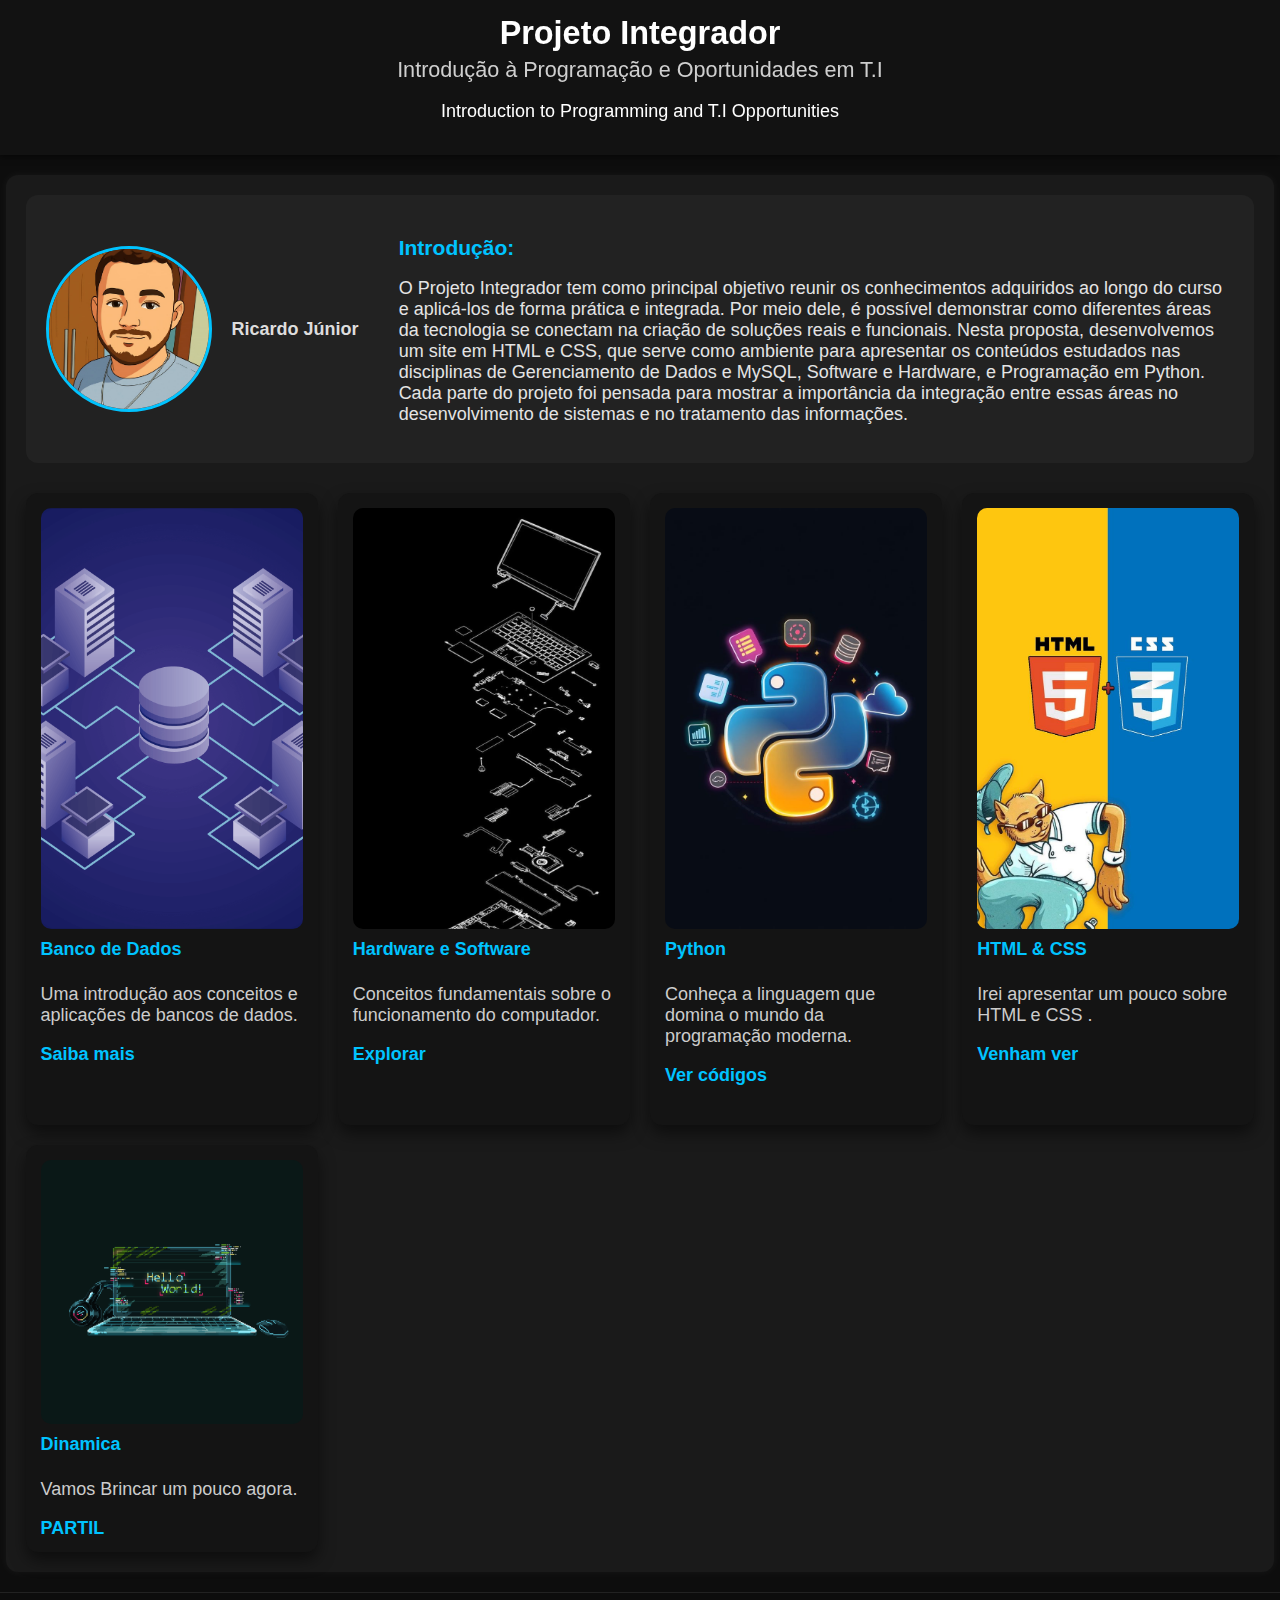
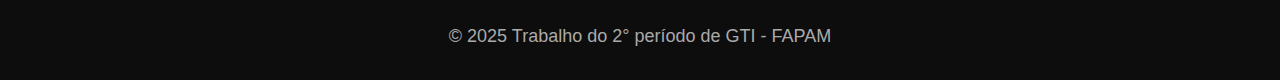
<file: index.html>
<!DOCTYPE html>
<html lang="pt-br">
<head>
  <meta charset="UTF-8" />
  <meta name="viewport" content="width=device-width, initial-scale=1.0"> <!-- Responsividade -->
  <title>Projeto Integrador</title>
  <link rel="stylesheet" href="styles.css"/>
</head>
<body>
  <!-- MENU FIXO -->
  <header class="menu">
    <h1>Projeto Integrador</h1>
    <h2>Introdução à Programação e Oportunidades em T.I</h2>
    <p>Introduction to Programming and T.I Opportunities</p>
  </header>

  <main class="container">
    <!-- REPRESENTANTES -->
    <section class="destaque">
      <div class="representante">
          <img src="ricardo.jpeg" alt="Ricardo">
          <p>Ricardo Júnior</p>
        </div>

          <!-- Parte da introdução -->
        <div class="texto-destaque">
          <h3>Introdução: </h3>

          <p>O Projeto Integrador tem como principal objetivo reunir os conhecimentos 
            adquiridos ao longo do curso e aplicá-los de forma prática e integrada. Por meio dele, é possível demonstrar como 
            diferentes áreas da tecnologia se conectam na criação de soluções reais e funcionais.
            Nesta proposta, desenvolvemos um site em HTML e CSS, que serve como ambiente
            para apresentar os conteúdos estudados nas disciplinas de Gerenciamento de Dados e MySQL, Software e Hardware, e Programação em Python.
            Cada parte do projeto foi pensada para mostrar a importância da integração entre essas áreas
            no desenvolvimento de sistemas e no tratamento das informações.
          </p>
        </div>
    </section>


    <!-- Banco de dados -->
    <section class="Banco_de_dados">
      <article class="card">
        <img src="banco-de-dados.png" alt="Banco de Dados">
        <h4>Banco de Dados</h4>
        <p>Uma introdução aos conceitos e aplicações de bancos de dados.</p>
        <a href="Banco de Dados.html">Saiba mais</a>
      </article>

    <!-- Hardware e Software -->
      <article class="card">
        <img src="hadware.jpg" alt="Hardware e Software">
        <h4>Hardware e Software</h4>
        <p>Conceitos fundamentais sobre o funcionamento do computador.</p>
        <a href="Hardware_Software.html">Explorar</a>
      </article>
    <!-- Python -->
      <article class="card">
        <img src="python.jpg" alt="Linguagem Python">
        <h4>Python</h4>
        <p>Conheça a linguagem que domina o mundo da programação moderna.</p>
        <a href="Pyhton.html">Ver códigos</a>
      </article>

    <!-- HTML e CSS  -->
      <article class="card">
        <img src="html + css.jpg" alt="HTML E CSS ">
        <h4>HTML & CSS </h4>
        <p>Irei apresentar um pouco sobre HTML e CSS .</p>
        <a href="html e css.html">Venham ver </a>
      </article>

    <!-- Dinamica -->
      <article class="card">
        <img src="dinamica.gif" alt="Dinamica">
        <h4>Dinamica</h4>
        <p>Vamos Brincar um pouco agora.</p>
        <a href="dinamica.html">PARTIL</a>
      </article>

    </section>

  </main>

  <footer>
    <p>© 2025 Trabalho do 2° período de GTI - FAPAM</p>
  </footer>
</file>
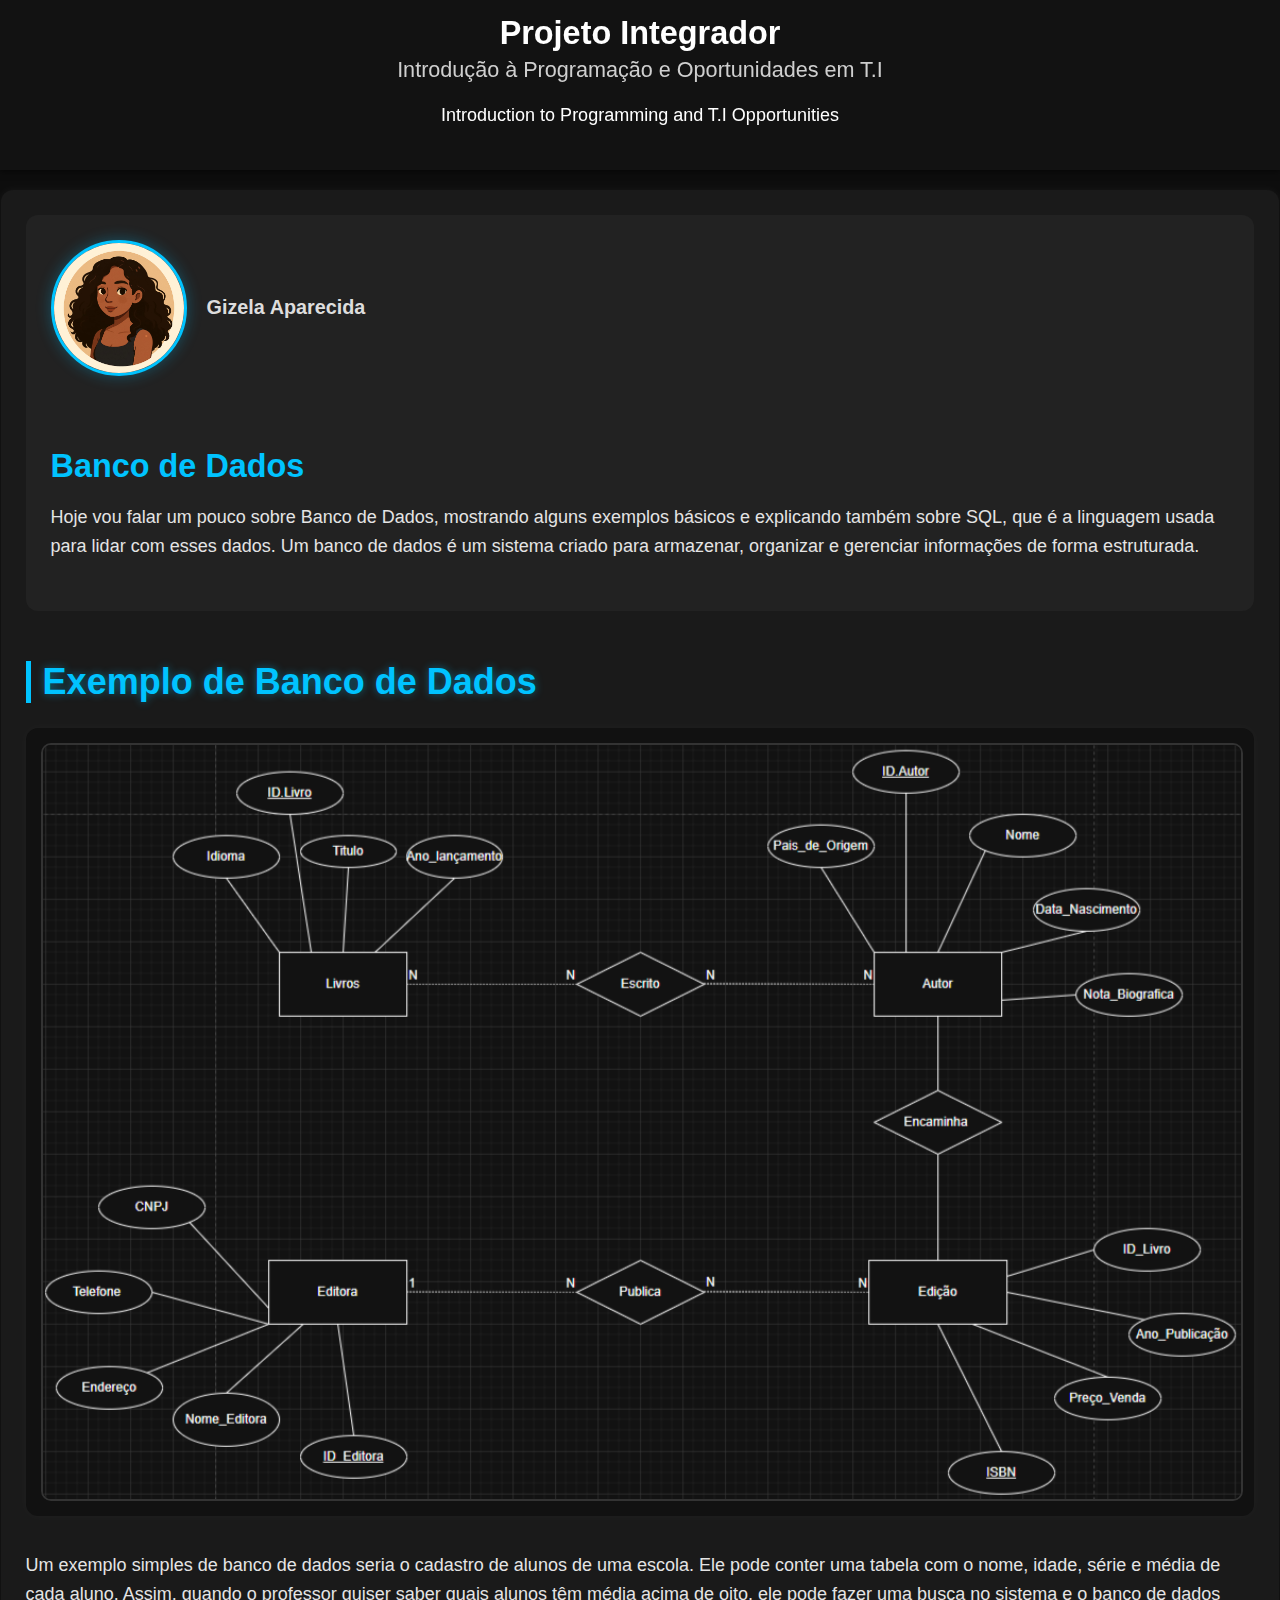
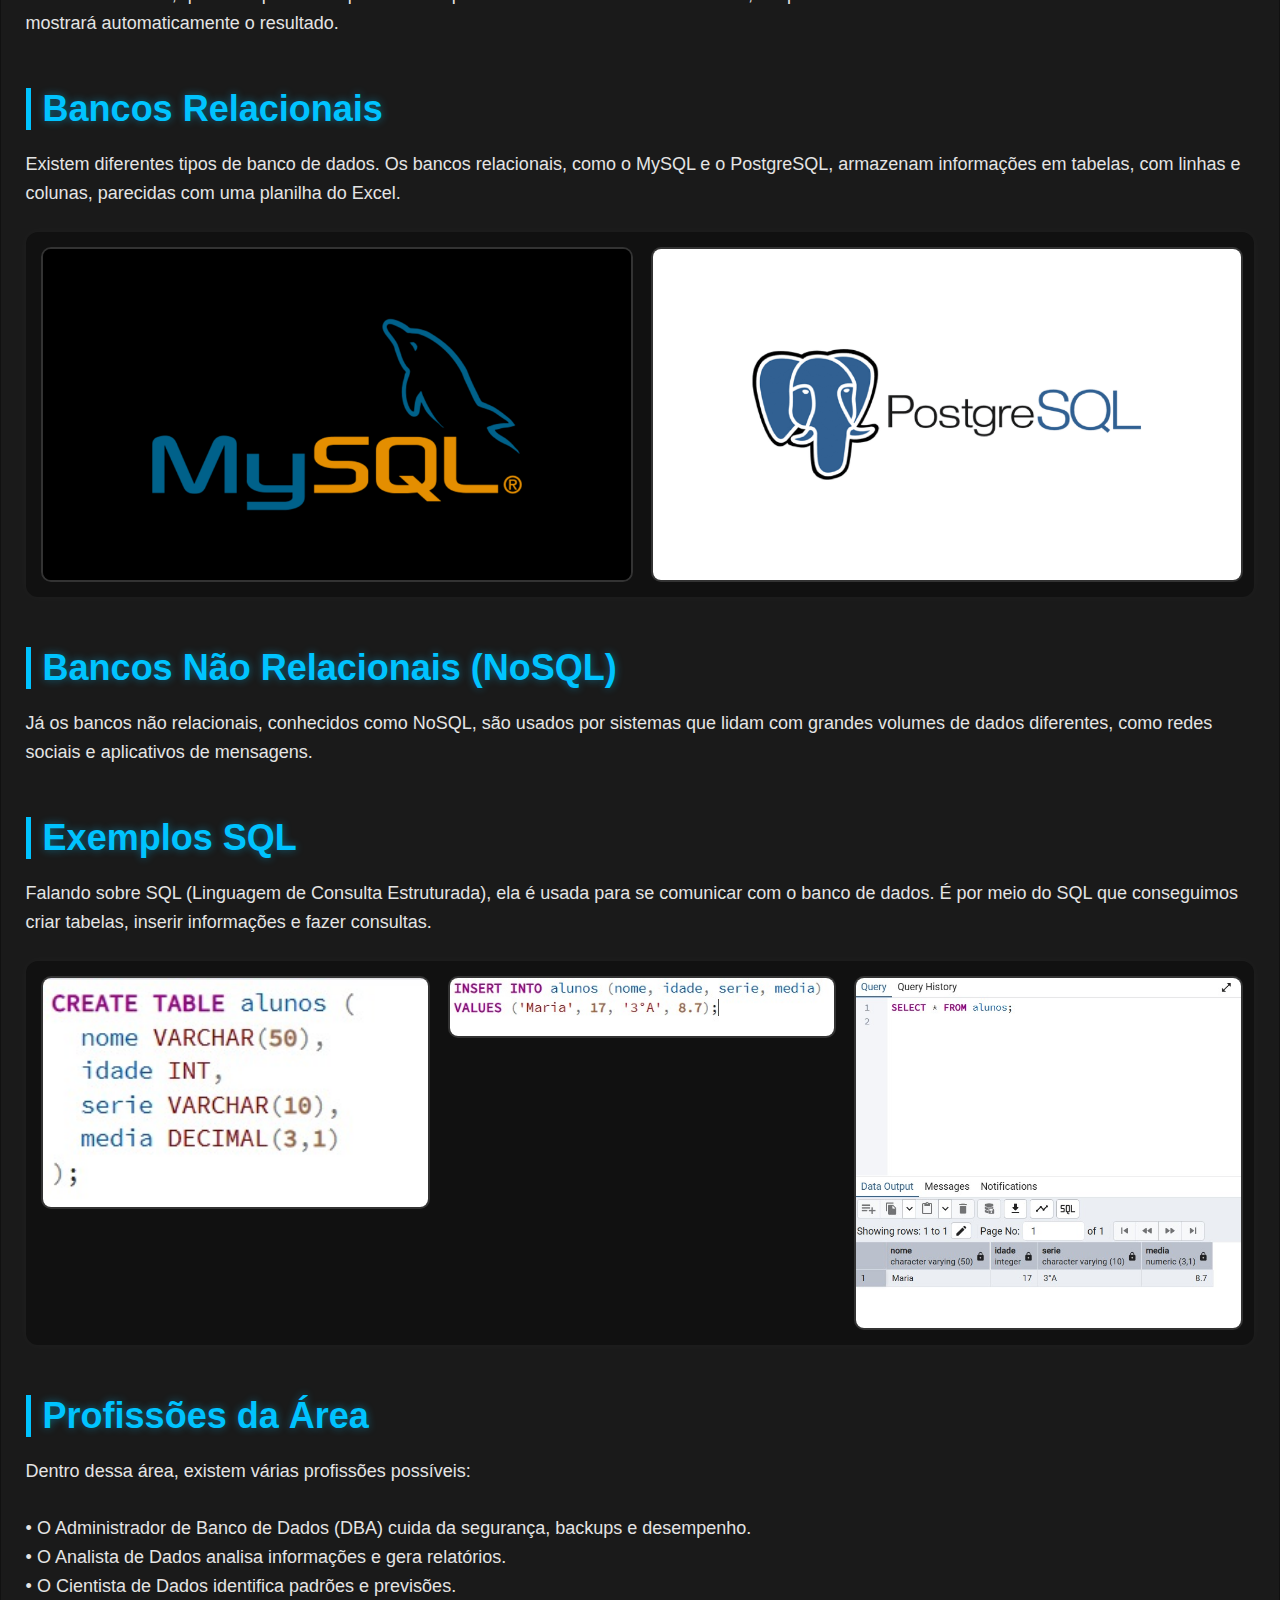
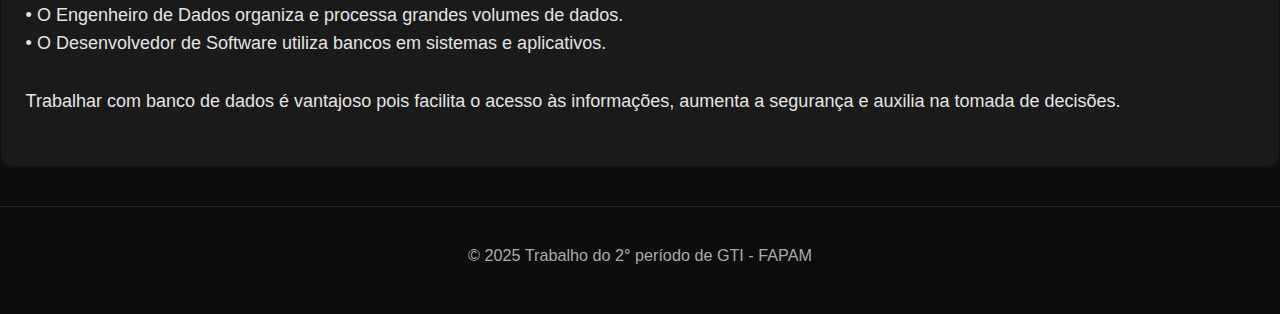
<file: Banco de Dados.html>
<!DOCTYPE html>
<html lang="pt-br">
<head>
  <meta charset="UTF-8" />
  <meta name="viewport" content="width=device-width, initial-scale=1.0">
  <title>Projeto Integrador</title>
  <link rel="stylesheet" href="styles_banco.css"/>
</head>

<body>

  <!-- MENU FIXO -->
  <header class="menu">
    <h1>Projeto Integrador</h1>
    <h2>Introdução à Programação e Oportunidades em T.I</h2>
    <p>Introduction to Programming and T.I Opportunities</p>
  </header>

  <main class="container">

    <!-- REPRESENTANTE + INTRODUÇÃO -->
    <section class="destaque">

      <div class="representante">
        <img src="gisele.jpeg" alt="Gizela">
        <p>Gizela Aparecida</p>
      </div>

      <div class="texto-destaque">
        <h3>Banco de Dados</h3>
        <p>
          Hoje vou falar um pouco sobre Banco de Dados, mostrando alguns exemplos básicos e
          explicando também sobre SQL, que é a linguagem usada para lidar com esses dados. Um
          banco de dados é um sistema criado para armazenar, organizar e gerenciar informações de
          forma estruturada.
        </p>
      </div>

    </section>

    <!-- ============================
          SEÇÃO 1 – GALERIA (1 imagem)
    ==============================-->

    <h2 class="titulo-secao">Exemplo de Banco de Dados</h2>

    <section class="galeria">
      <img src="representação.png" alt="Representação de banco de dados">
    </section>

    <p>
      Um exemplo simples de banco de dados seria o cadastro de alunos de uma escola. Ele pode
      conter uma tabela com o nome, idade, série e média de cada aluno. Assim, quando o
      professor quiser saber quais alunos têm média acima de oito, ele pode fazer uma busca no
      sistema e o banco de dados mostrará automaticamente o resultado.
    </p>

    <!-- ============================
         SEÇÃO 2 – GALERIA (2 imagens)
    ==============================-->

    <h2 class="titulo-secao">Bancos Relacionais</h2>

    <p>
      Existem diferentes tipos de banco de dados. Os bancos relacionais, como o MySQL e o
      PostgreSQL, armazenam informações em tabelas, com linhas e colunas, parecidas com uma
      planilha do Excel.
    </p>

    <section class="galeria">
      <img src="MySQL.png" alt="Interface MySQL">
      <img src="postgres-logo.png" alt="Interface PostgreSQL">
    </section>

    <!-- ============================
        SEÇÃO 3 – GALERIA (1 imagem)
    ==============================-->

    <h2 class="titulo-secao">Bancos Não Relacionais (NoSQL)</h2>

    <p>
      Já os bancos não relacionais, conhecidos como NoSQL, são usados por sistemas que lidam
      com grandes volumes de dados diferentes, como redes sociais e aplicativos de mensagens.
    </p>
    <!-- ============================
        SEÇÃO 4 – GALERIA (3 imagens)
    ==============================-->

    <h2 class="titulo-secao">Exemplos SQL</h2>

    <p>
      Falando sobre SQL (Linguagem de Consulta Estruturada), ela é usada para se comunicar com
      o banco de dados. É por meio do SQL que conseguimos criar tabelas, inserir informações e
      fazer consultas.
    </p>

    <section class="galeria">
      <img src="creat table.jpeg" alt="CREATE TABLE exemplo">
      <img src="insert into  inserindo informações.jpeg" alt="INSERT INTO exemplo">
      <img src="selec consulta.jpeg" alt="SELECT exemplo">
    </section>

    <!-- ============================
             PROFISSÕES
    ==============================-->

    <h2 class="titulo-secao">Profissões da Área</h2>

    <p>
      Dentro dessa área, existem várias profissões possíveis:
      <br><br>
      • O Administrador de Banco de Dados (DBA) cuida da segurança, backups e desempenho.<br>
      • O Analista de Dados analisa informações e gera relatórios.<br>
      • O Cientista de Dados identifica padrões e previsões.<br>
      • O Engenheiro de Dados organiza e processa grandes volumes de dados.<br>
      • O Desenvolvedor de Software utiliza bancos em sistemas e aplicativos.
      <br><br>
      Trabalhar com banco de dados é vantajoso pois facilita o acesso às informações, aumenta a
      segurança e auxilia na tomada de decisões.
    </p>

  </main>

  <footer>
    <p>© 2025 Trabalho do 2° período de GTI - FAPAM</p>
  </footer>

</body>
</html>
</file>
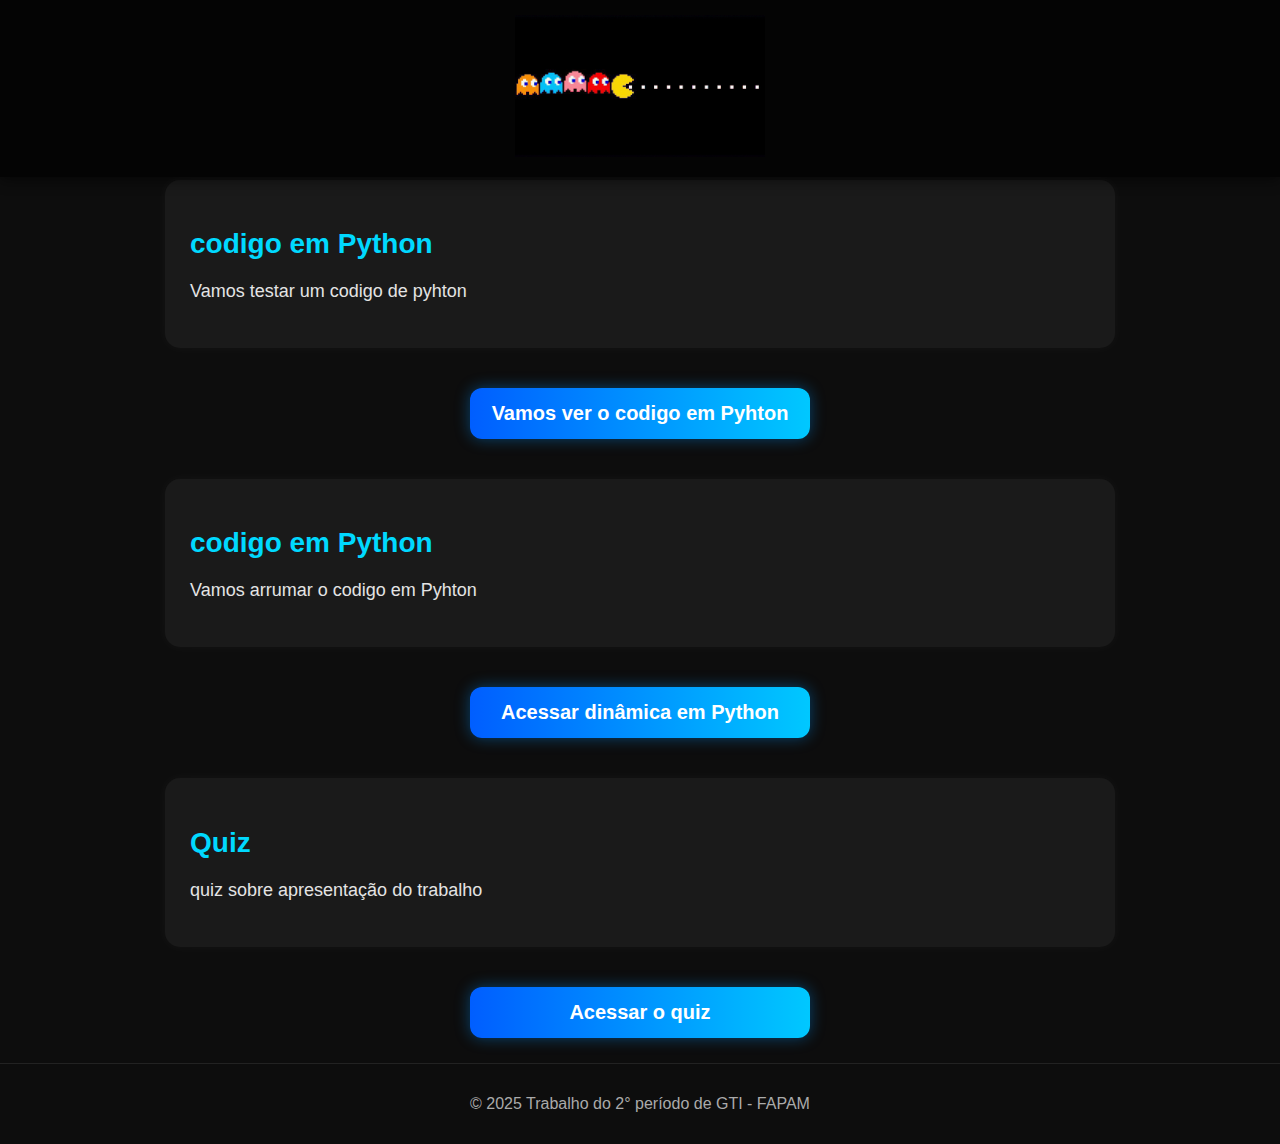
<file: dinamica.html>
<!DOCTYPE html>
<html lang="pt-br">
<head>
  <meta charset="UTF-8" />
  <meta name="viewport" content="width=device-width, initial-scale=1.0"> <!-- Responsividade -->
  <title>Projeto Integrador</title>
  <link rel="stylesheet" href="styles_dinamica.css"/>
</head>
<body>
  <!-- MENU FIXO -->
  <header class="menu">
    <img src="pac man.gif" alt=" inicio da pagina">
  </header>

  <!-- NOVO CONTAINER ADICIONADO AQUI -->
<div class="container-extra">
    <h2>codigo em Python </h2>
    <p>Vamos testar um codigo de pyhton </p>
</div>
<a href="https://github.com/francigomes/C-digosprojeto-" target="_blank" class="btn-python">
  Vamos  ver o codigo em Pyhton
</a>
<div class="container-extra">
    <h2>codigo em Python </h2>
    <p>Vamos arrumar o codigo em Pyhton </p>
</div>
<a href="https://github.com/francigomes/C-digosprojeto-" target="_blank" class="btn-python">
  Acessar dinâmica em Python
</a>
<div class="container-extra">
    <h2>Quiz  </h2>
    <p>quiz sobre apresentação do trabalho </p>
</div>
<a href="https://quiztech-bph8jbpt.manus.space" target="_blank" class="btn-python">
  Acessar o quiz
</a>

<script>
  window.addEventListener("scroll", function () {
    if (window.scrollY > 20) {
      document.body.classList.add("scrolled");
    } else {
      document.body.classList.remove("scrolled");
    }
  });
</script>
</body>

  <footer>
    <p>© 2025 Trabalho do 2° período de GTI - FAPAM</p>
  </footer>
</file>
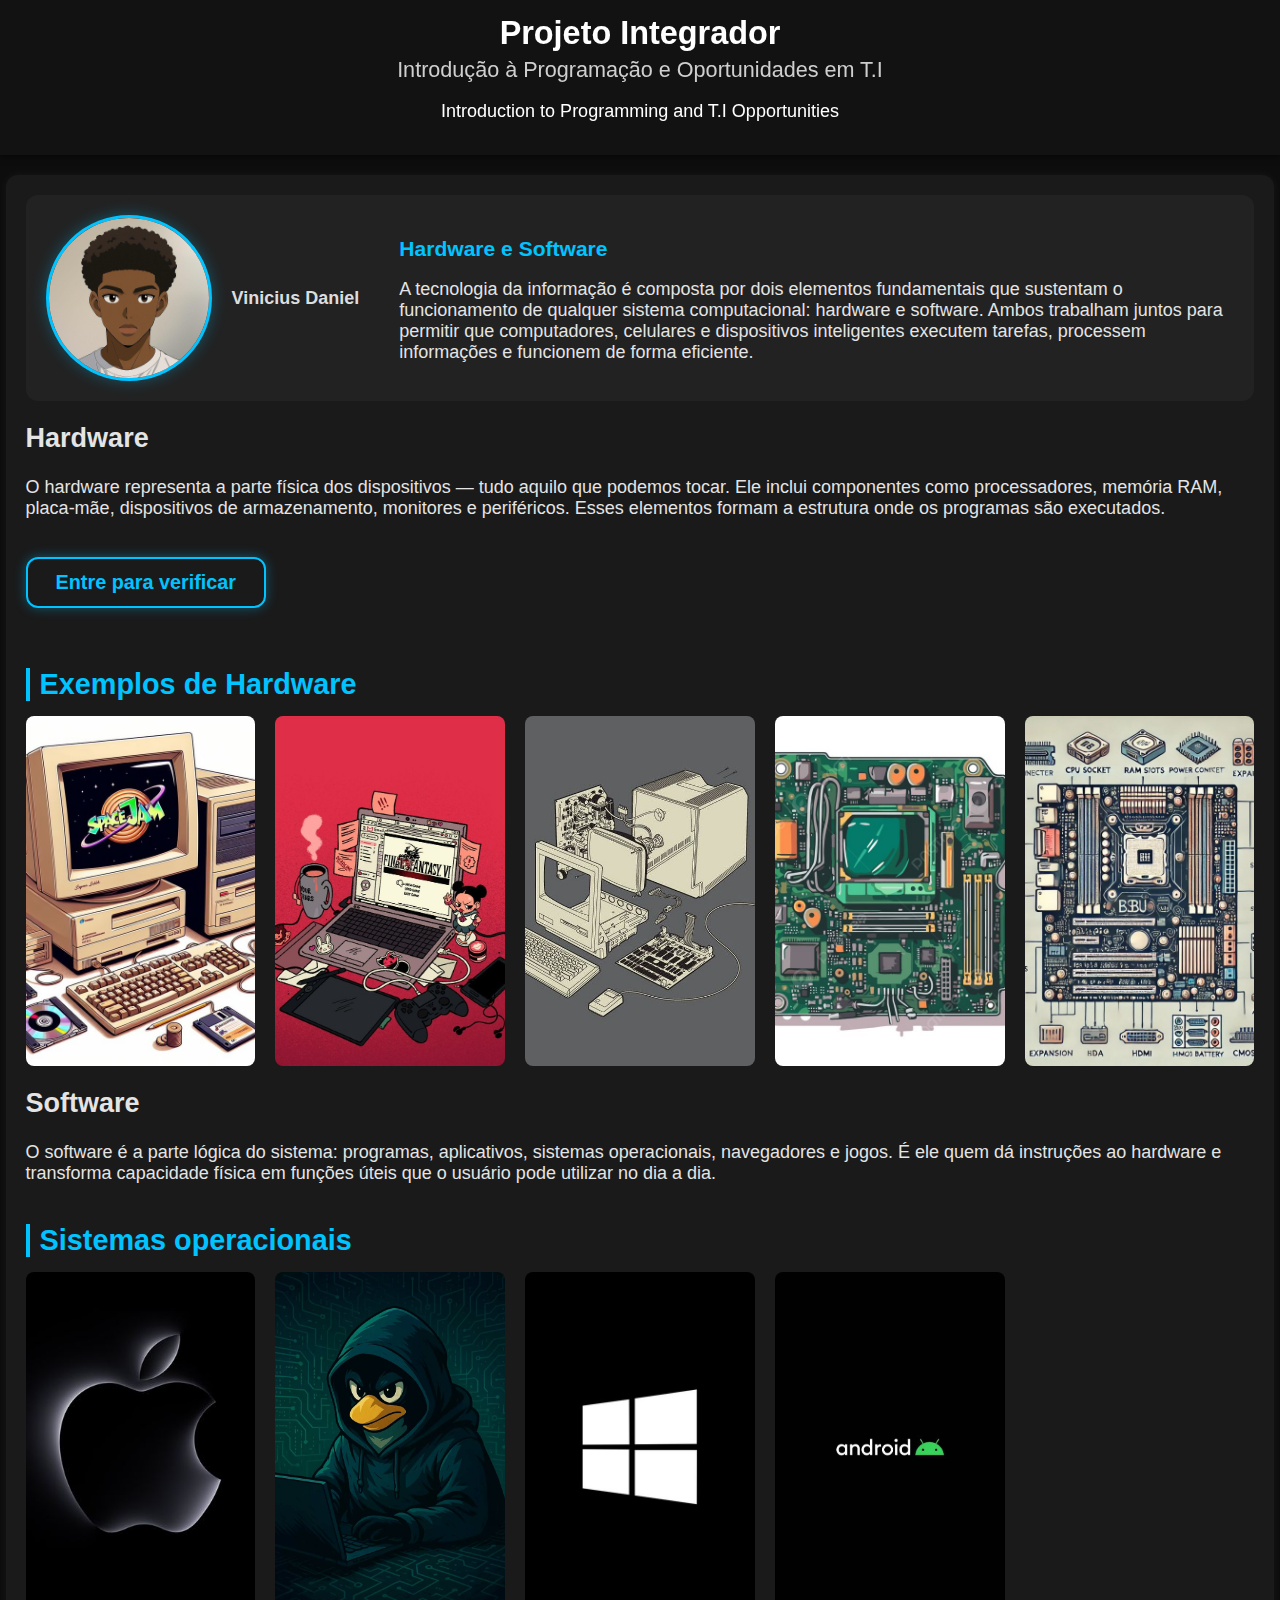
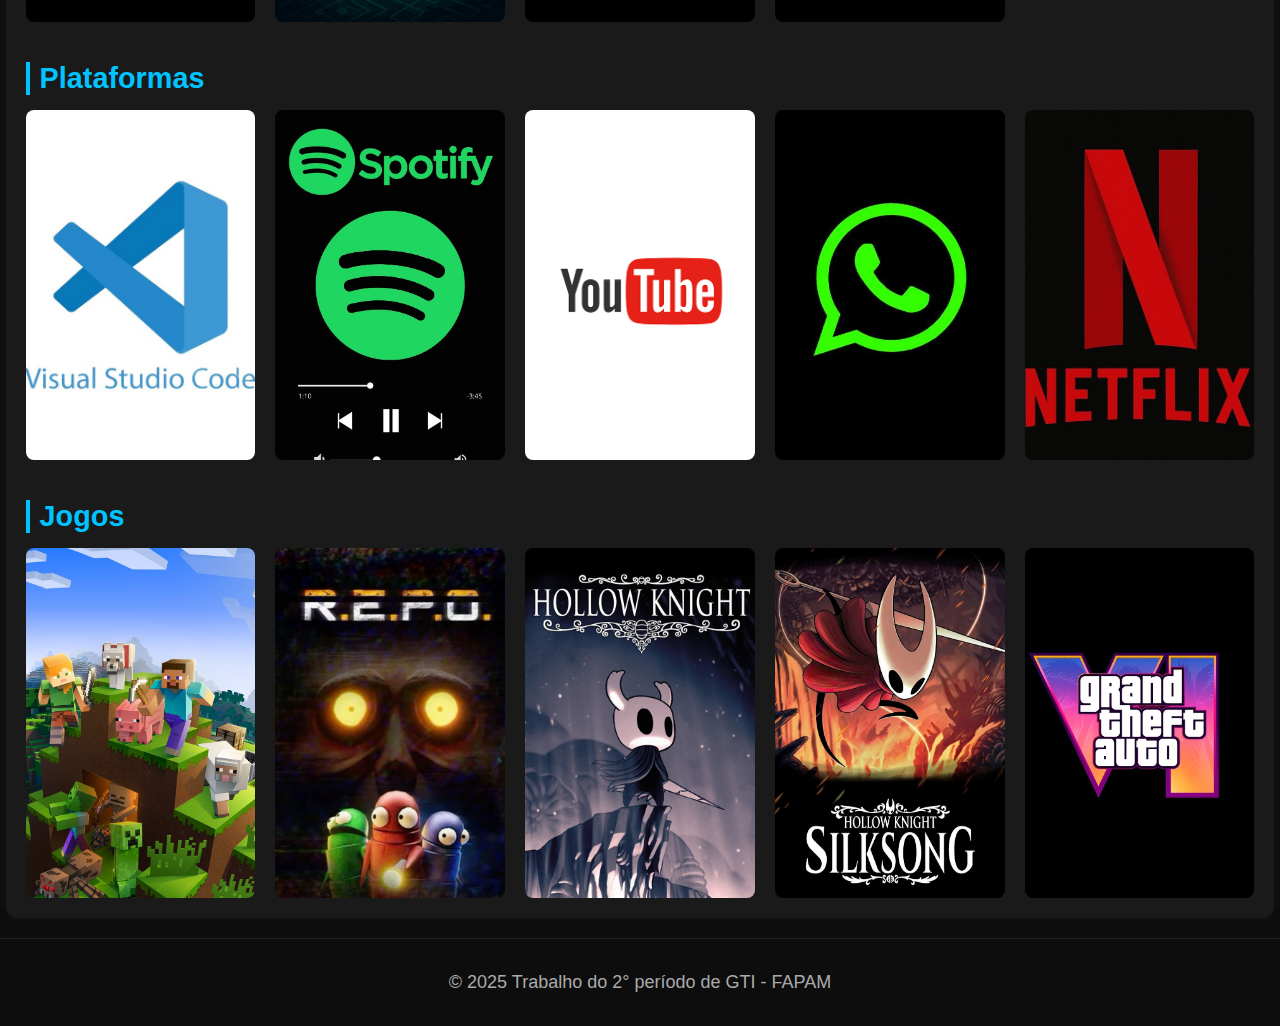
<file: Hardware_Software.html>
<!DOCTYPE html>
<html lang="pt-br">

<head>
  <meta charset="UTF-8" />
  <meta name="viewport" content="width=device-width, initial-scale=1.0">
  <title>Projeto Integrador – Hardware e Software</title>
  <link rel="stylesheet" href="styles_Hardware.css" />
</head>

<body>

  <!-- MENU FIXO -->
  <header class="menu">
    <h1>Projeto Integrador</h1>
    <h2>Introdução à Programação e Oportunidades em T.I</h2>
    <p>Introduction to Programming and T.I Opportunities</p>
  </header>

  <!-- CONTEÚDO PRINCIPAL -->
  <main class="container">

    <!-- SEÇÃO DESTAQUE COM REPRESENTANTE -->
    <section class="destaque">

      <div class="representante">
        <img src="vinicios.jpeg" alt="Foto do Vinicius">
        <p>Vinicius Daniel</p>
      </div>

      <div class="texto-destaque">
        <h3>Hardware e Software</h3>
        <p>
          A tecnologia da informação é composta por dois elementos fundamentais que 
          sustentam o funcionamento de qualquer sistema computacional: hardware e software.  
          Ambos trabalham juntos para permitir que computadores, celulares e dispositivos 
          inteligentes executem tarefas, processem informações e funcionem de forma eficiente.
        </p>
      </div>

    </section>

    <!-- CORPO DA PÁGINA -->
    <section class="corpo-pagina">

      <!-- HARDWARE -->
      <h2 class="titulo-secao">Hardware</h2>

      <p>
        O hardware representa a parte física dos dispositivos — tudo aquilo que podemos tocar.  
        Ele inclui componentes como processadores, memória RAM, placa-mãe, dispositivos de armazenamento,
        monitores e periféricos. Esses elementos formam a estrutura onde os programas são executados.
      </p>
      <a href="Placa-mãe-e-seus-componentes.html" class="botao-verificar">
        Entre para verificar
      </a>


      <!-- GALERIA DE HARDWARE -->
      <div class="galeria">
        <h3> Exemplos de Hardware </h3>
        <div class=" grid-galeria">
         <img src="Introduction to Computer System.jpg" alt="Computador Gamer" >
         <img src="notebook.jpg" alt="Notebook" >
         <img src="computador_desmontado.jpg" alt="Computador desmontado" >
         <img src="placa.jpg" alt="Placa eletrônica" >
         <img src="placa e requisitos.jpg" alt="Placa desmontada">
        </div>
      </div>


      <!-- SOFTWARE -->
      <h2 class="titulo-secao">Software</h2>

      <p>
        O software é a parte lógica do sistema: programas, aplicativos, sistemas operacionais,
        navegadores e jogos. É ele quem dá instruções ao hardware e transforma capacidade física
        em funções úteis que o usuário pode utilizar no dia a dia.
      </p>

      <!-- GALERIA DE SOFTWARE -->
      <div class="galeria">
        <h3> Sistemas operacionais</h3>
        <div class="grid-galeria">
         <img src="macOs.jpg" alt="macOS" >
         <img src="Linux hacker.jpg" alt="Linux" >
         <img src="Microsoft Windows Logo.jpg" alt=" Sistema operacionais">
         <img src="Android.jpg" alt="Android" >
        </div>
      </div>

      <div class="galeria">
        <h3> Plataformas </h3>
        <div class="grid-galeria">
         <img src="baixados.jpg" alt="VS Code" >
         <img src="Spotify.jpg" alt="Spotify" >
         <img src="youtube.gif" alt="YouTube" >
         <img src="Whatsapp logo neon grün.jpg" alt="Plataforma de comunicação">
         <img src="netflix.jpg" alt="plataforma de streem"> 
        </div>
      </div>

      <div class=" galeria">
        <h3> Jogos </h3>
        <div class="grid-galeria">
         <img src="Minecraft Wallpaper.jpg" alt="Minecraft" >
         <img src="repo.jpg" alt="Minecraft Golem" >
         <img src="Hollow Knight cover.jpg" alt="Hollow Knight">
         <img src="Hollow Knight_ Silksong (2025).jpg" alt="Silksong">
         <img src="GTA 6 Logo.jpg" alt=" GTA 6">
        </div>
      </div>

    </section>

  </main>

  <footer>
    <p>© 2025 Trabalho do 2° período de GTI - FAPAM</p>
  </footer>

</body>

</html>
</file>
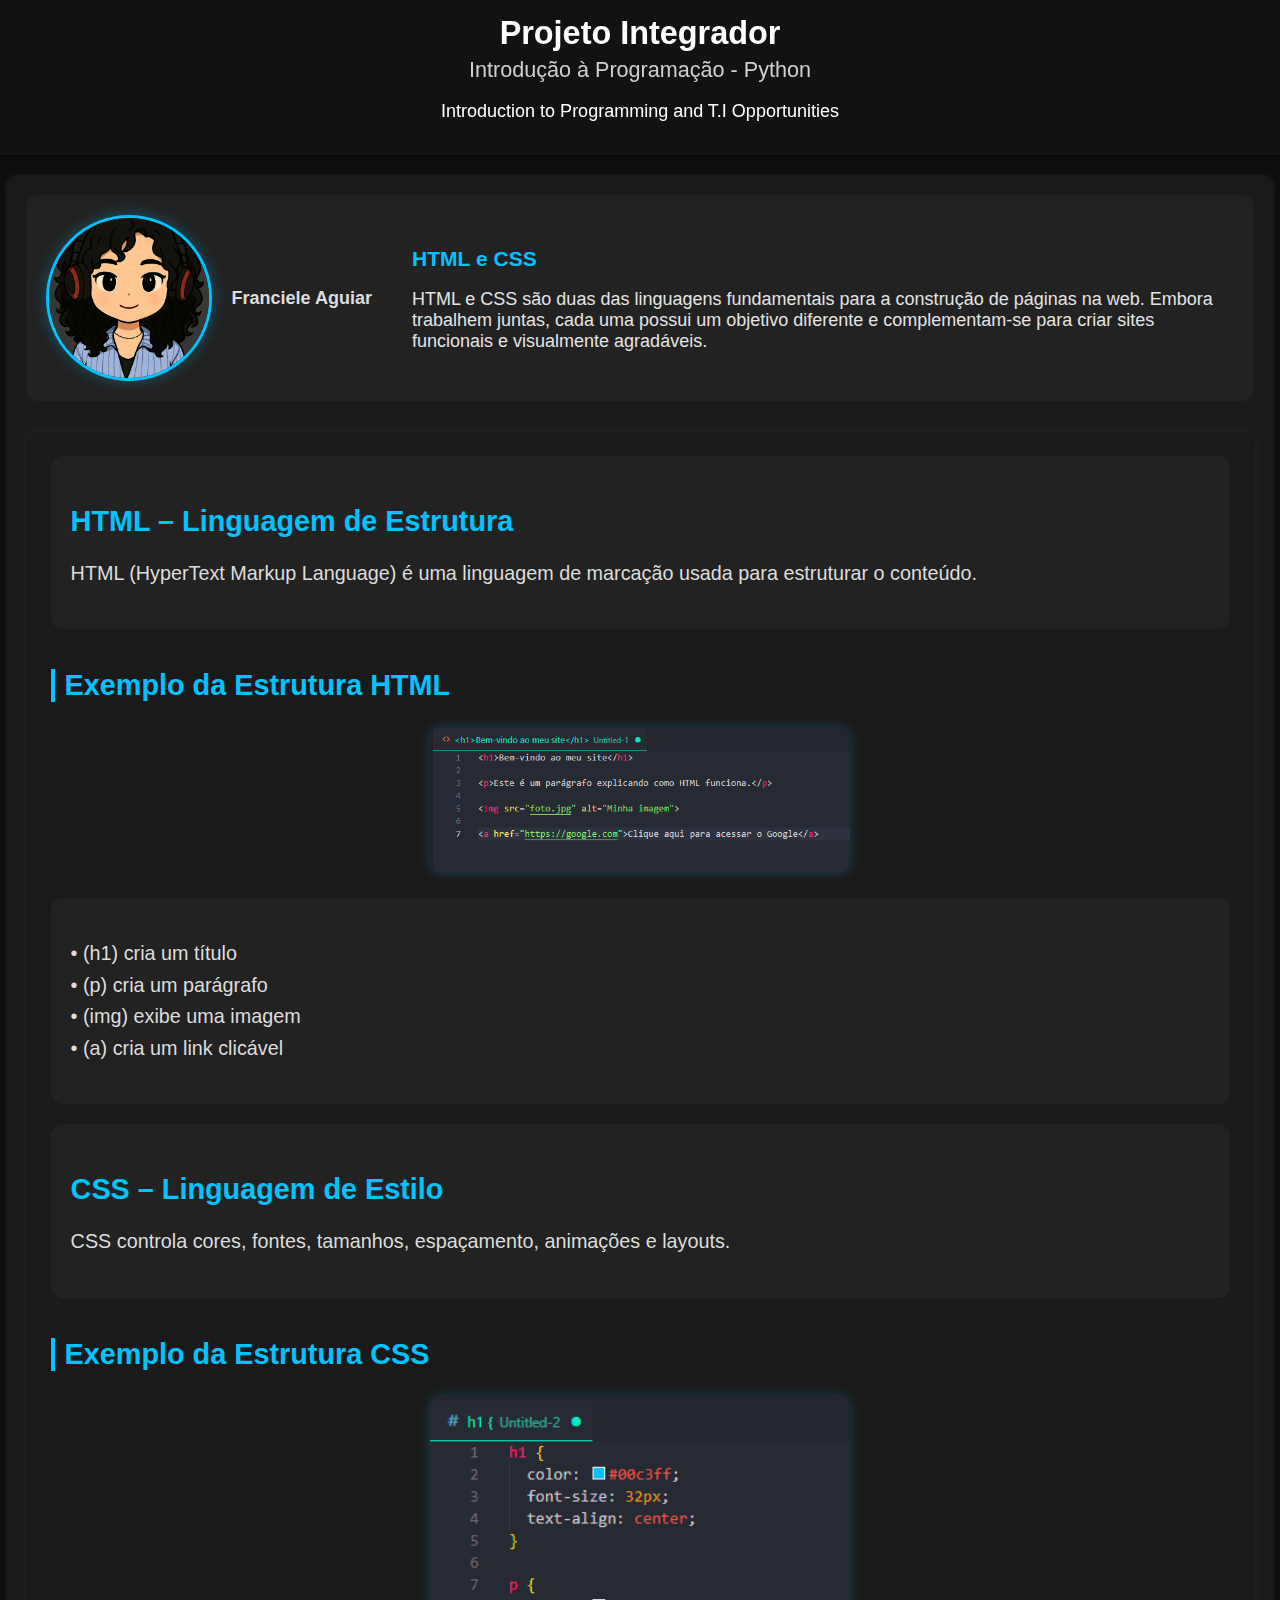
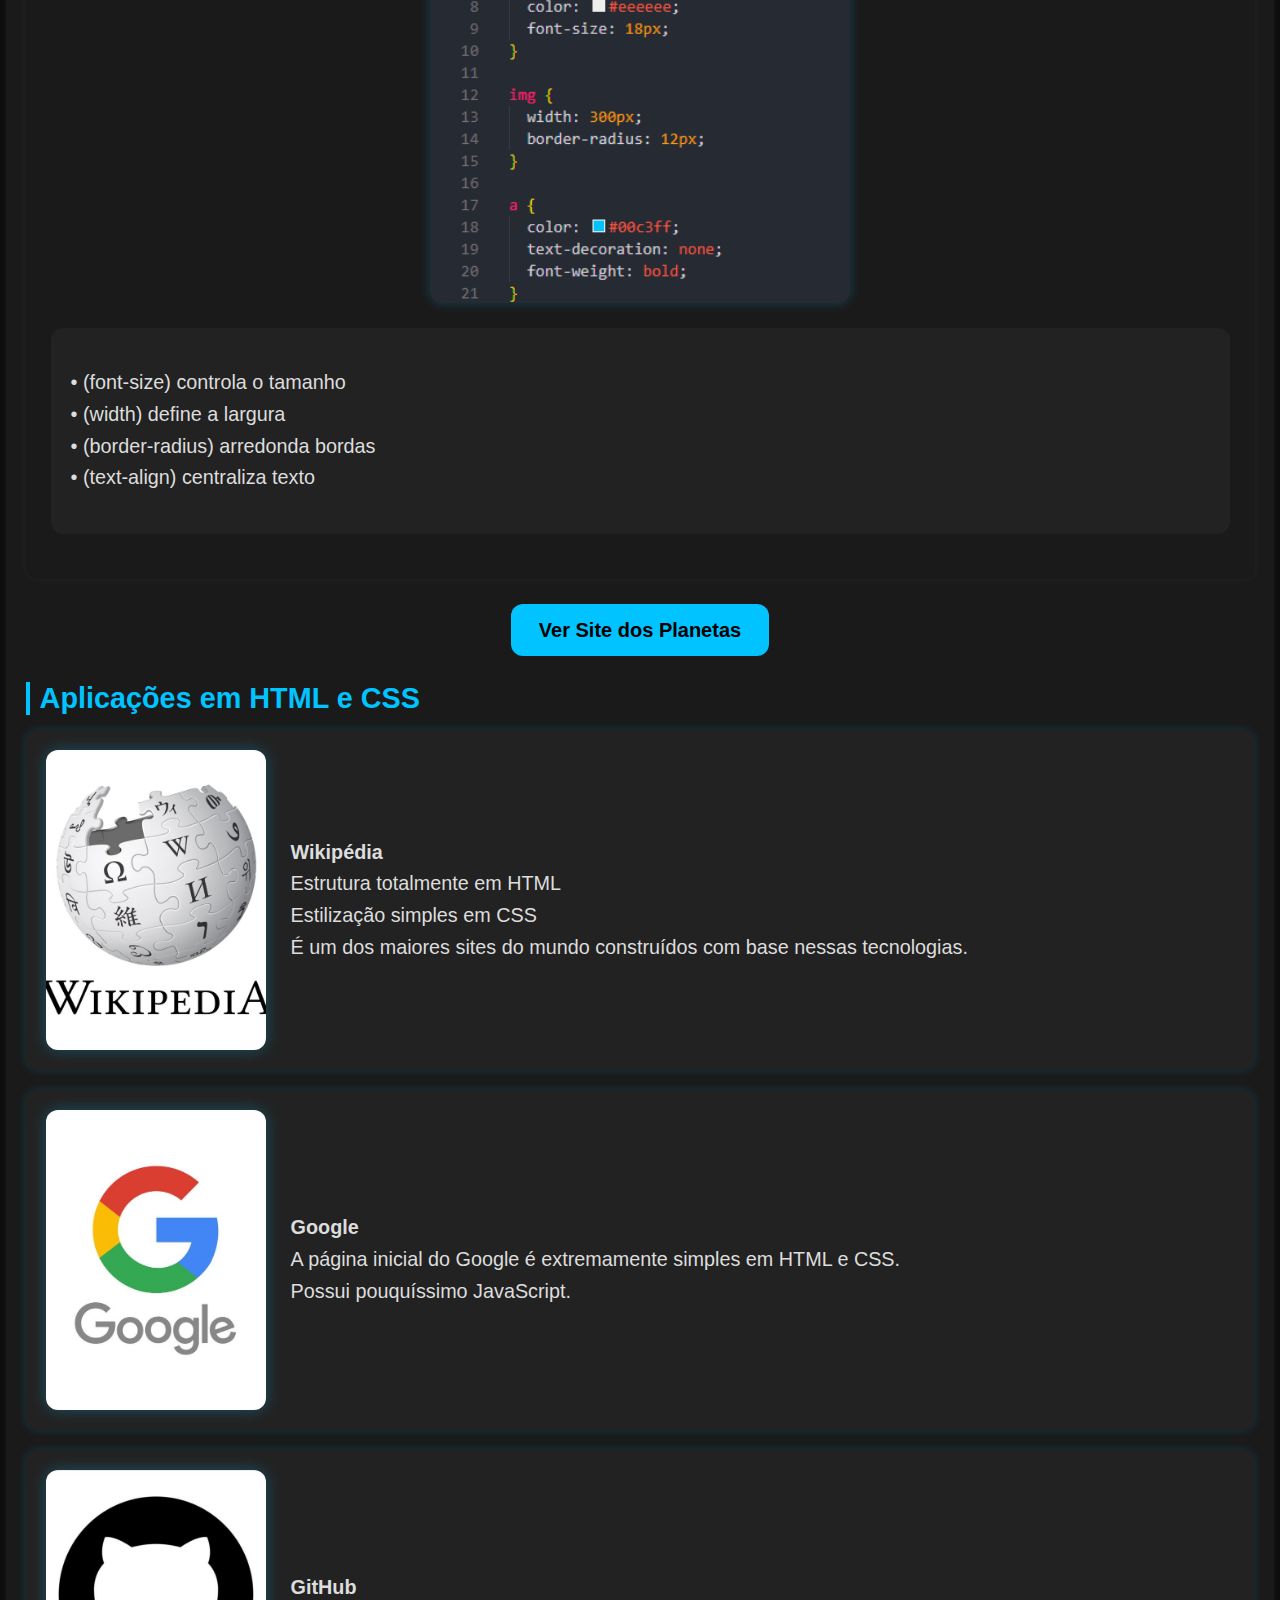
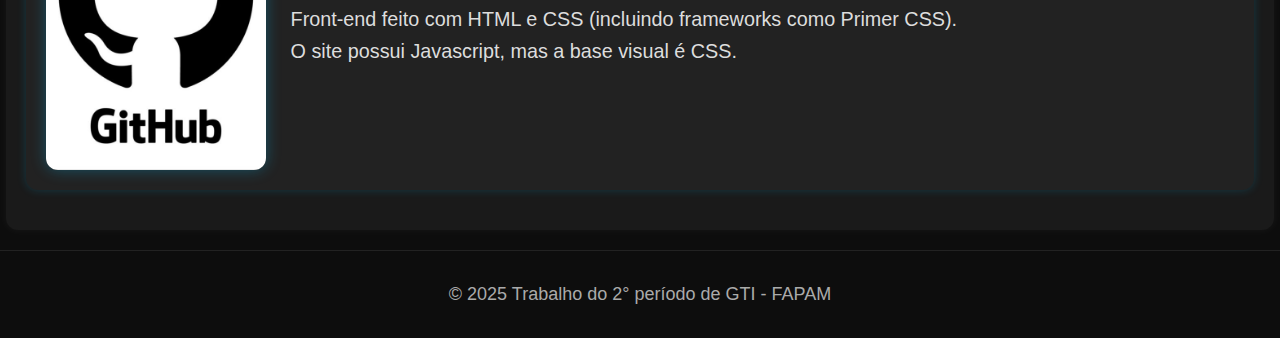
<file: html e css.html>
<!DOCTYPE html>
<html lang="pt-br">
<head>
  <meta charset="UTF-8">
  <meta name="viewport" content="width=device-width, initial-scale=1.0">
  <title>Python - Projeto Integrador</title>
  <link rel="stylesheet" href="styles_html.css">
</head>

<body>

  <!-- MENU FIXO PADRÃO -->
  <header class="menu">
    <h1>Projeto Integrador</h1>
    <h2>Introdução à Programação - Python</h2>
    <p>Introduction to Programming and T.I Opportunities</p>
  </header>

  <!-- CONTAINER GERAL -->
  <main class="container">

    <!-- ======================= SEÇÃO DOS APRESENTADORES ======================= -->
    <section class="destaque">

      <div class="representante">
        <img src="Franciele.png" alt="Foto Apresentadora">
        <p>Franciele Aguiar</p>
      </div>

      <div class="texto-destaque">
        <h3>HTML e CSS</h3>
        <p>
          HTML e CSS são duas das linguagens fundamentais para a construção de páginas na web.
          Embora trabalhem juntas, cada uma possui um objetivo diferente e complementam-se para
          criar sites funcionais e visualmente agradáveis.
        </p>
      </div>

    </section>

    <!-- ======================= TÓPICOS ======================= -->
    <section class="topicos">

      <div class="topico-box">
        <h3>HTML – Linguagem de Estrutura</h3>
        <p>
          HTML (HyperText Markup Language) é uma linguagem de marcação usada para estruturar o conteúdo.
        </p>
      </div>

      <!-- Galeria HTML -->
      <section class="galeria">
        <h3>Exemplo da Estrutura HTML</h3>

        <div class="container-imagens">
          <img src="Estrutura html.png" class="estrutura-codigo">
        </div>

        <div class="topico-box">
          <p>
            • (h1) cria um título<br>
            • (p) cria um parágrafo<br>
            • (img) exibe uma imagem<br>
            • (a) cria um link clicável
          </p>
        </div>
      </section>

      <!-- CSS -->
      <div class="topico-box">
        <h3>CSS – Linguagem de Estilo</h3>
        <p>
          CSS controla cores, fontes, tamanhos, espaçamento, animações e layouts.
        </p>
      </div>

      <section class="galeria">
        <h3>Exemplo da Estrutura CSS</h3>

        <div class="container-imagens">
          <img src="Estrutura css.png" class="estrutura-codigo">
        </div>

        <div class="topico-box">
          <p>
            • (font-size) controla o tamanho<br>
            • (width) define a largura<br>
            • (border-radius) arredonda bordas<br>
            • (text-align) centraliza texto
          </p>
        </div>
      </section>

    </section>

    <!-- BOTÃO EXTRA PARA O SITE DOS PLANETAS -->
    <div class="container-botao">
      <a href="https://planetas-b27aptbv.manus.space" class="botao-planeta" target="_blank">Ver Site dos Planetas</a>
    </div>

    <!-- ======================= GALERIA DE SITES ======================= -->
    <section class="galeria">
      <h3>Aplicações em HTML e CSS</h3>

      <div class="app-linha">
        <img class="rgb-gamer" src="Wikipedia (1).jpg">
        <p>
          <strong>Wikipédia</strong><br>
          
          Estrutura totalmente em HTML
          <br>
          Estilização simples em CSS
          <br>
          É um dos maiores sites do mundo construídos com base nessas tecnologias.
        </p>
      </div>

      <div class="app-linha">
        <img class="rgb-gamer" src="Google.jpg">
        <p>
          <strong>Google</strong><br>
          A página inicial do Google é extremamente simples em HTML e CSS.
          <br>
          Possui pouquíssimo JavaScript.
        </p>
      </div>

      <div class="app-linha">
        <img class="rgb-gamer" src="GitHub.jpg">
        <p>
          <strong>GitHub</strong><br>
          Front-end feito com HTML e CSS (incluindo frameworks como Primer CSS).
          <br>
          O site possui Javascript, mas a base visual é CSS.
        </p>
      </div>

    </section>

  </main>

  <!-- RODAPÉ -->
  <footer>
    <p>© 2025 Trabalho do 2° período de GTI - FAPAM</p>
  </footer>

</body>
</html>
</file>
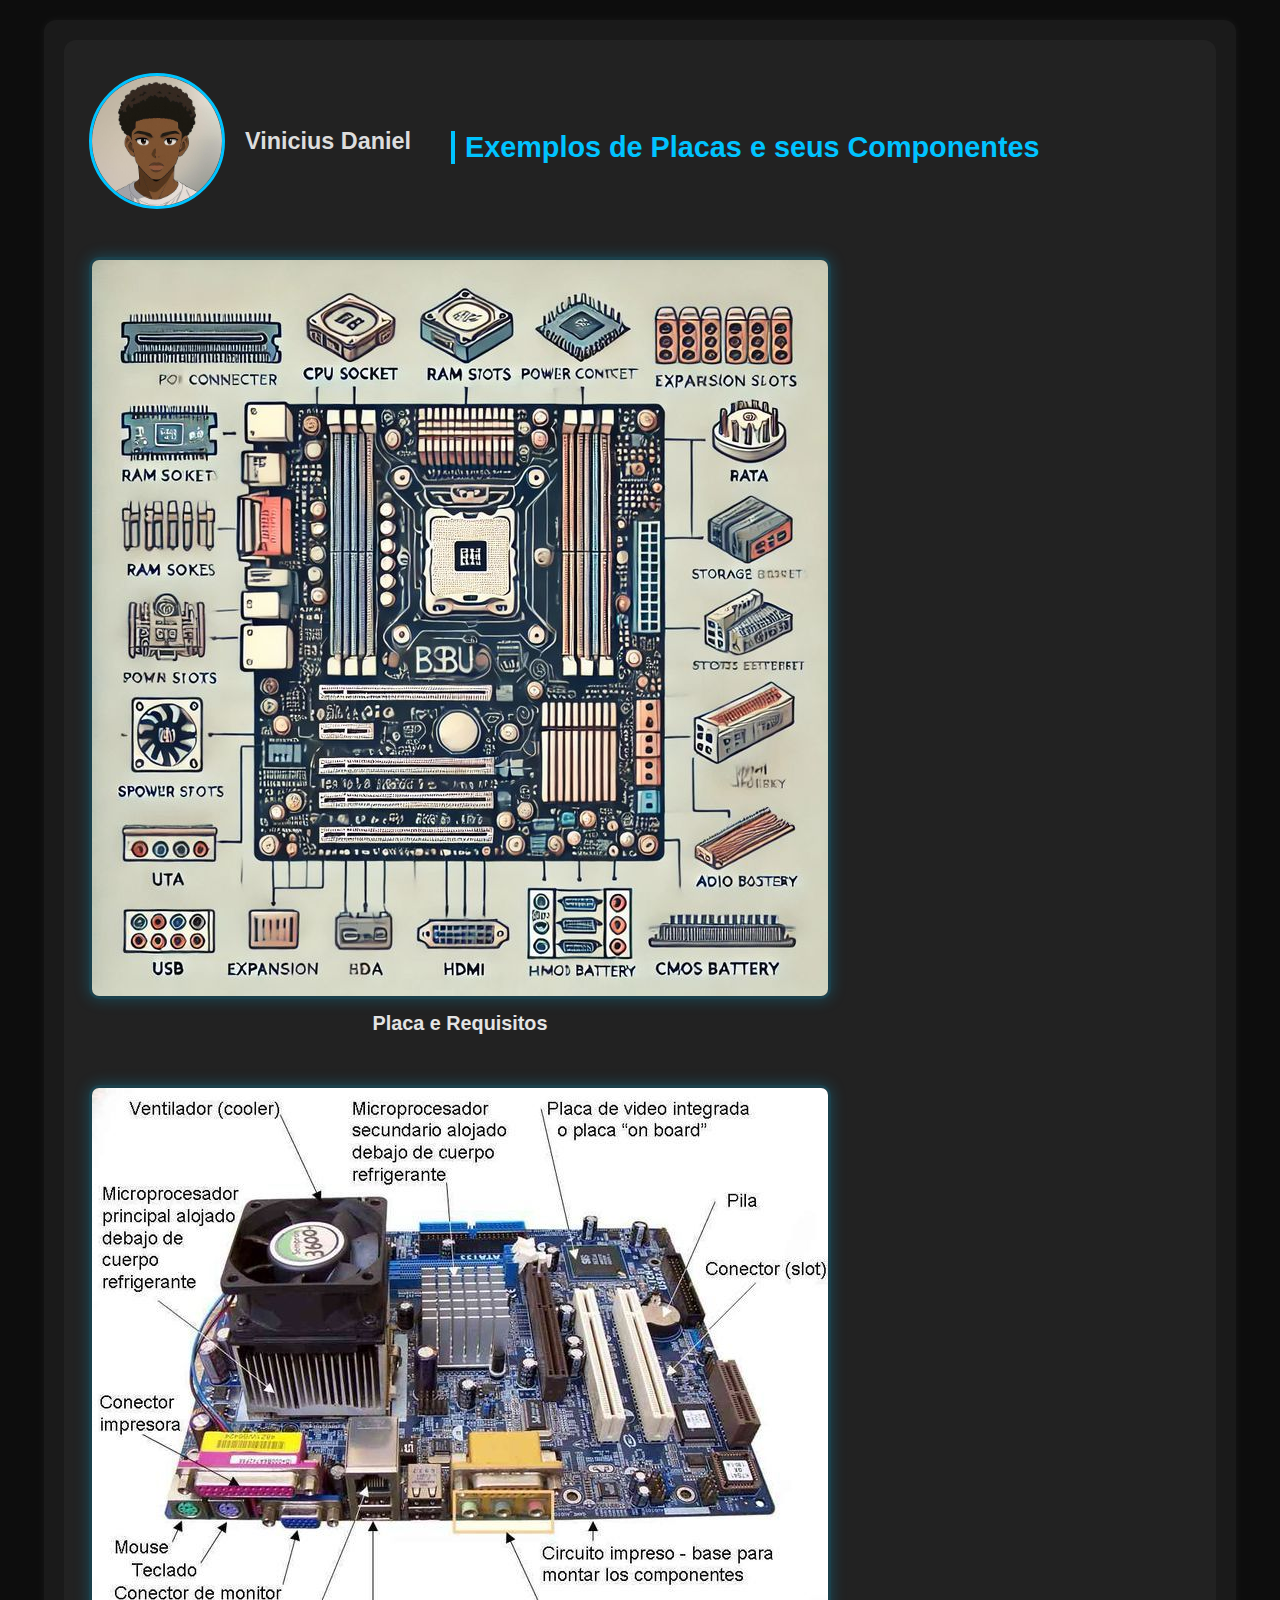
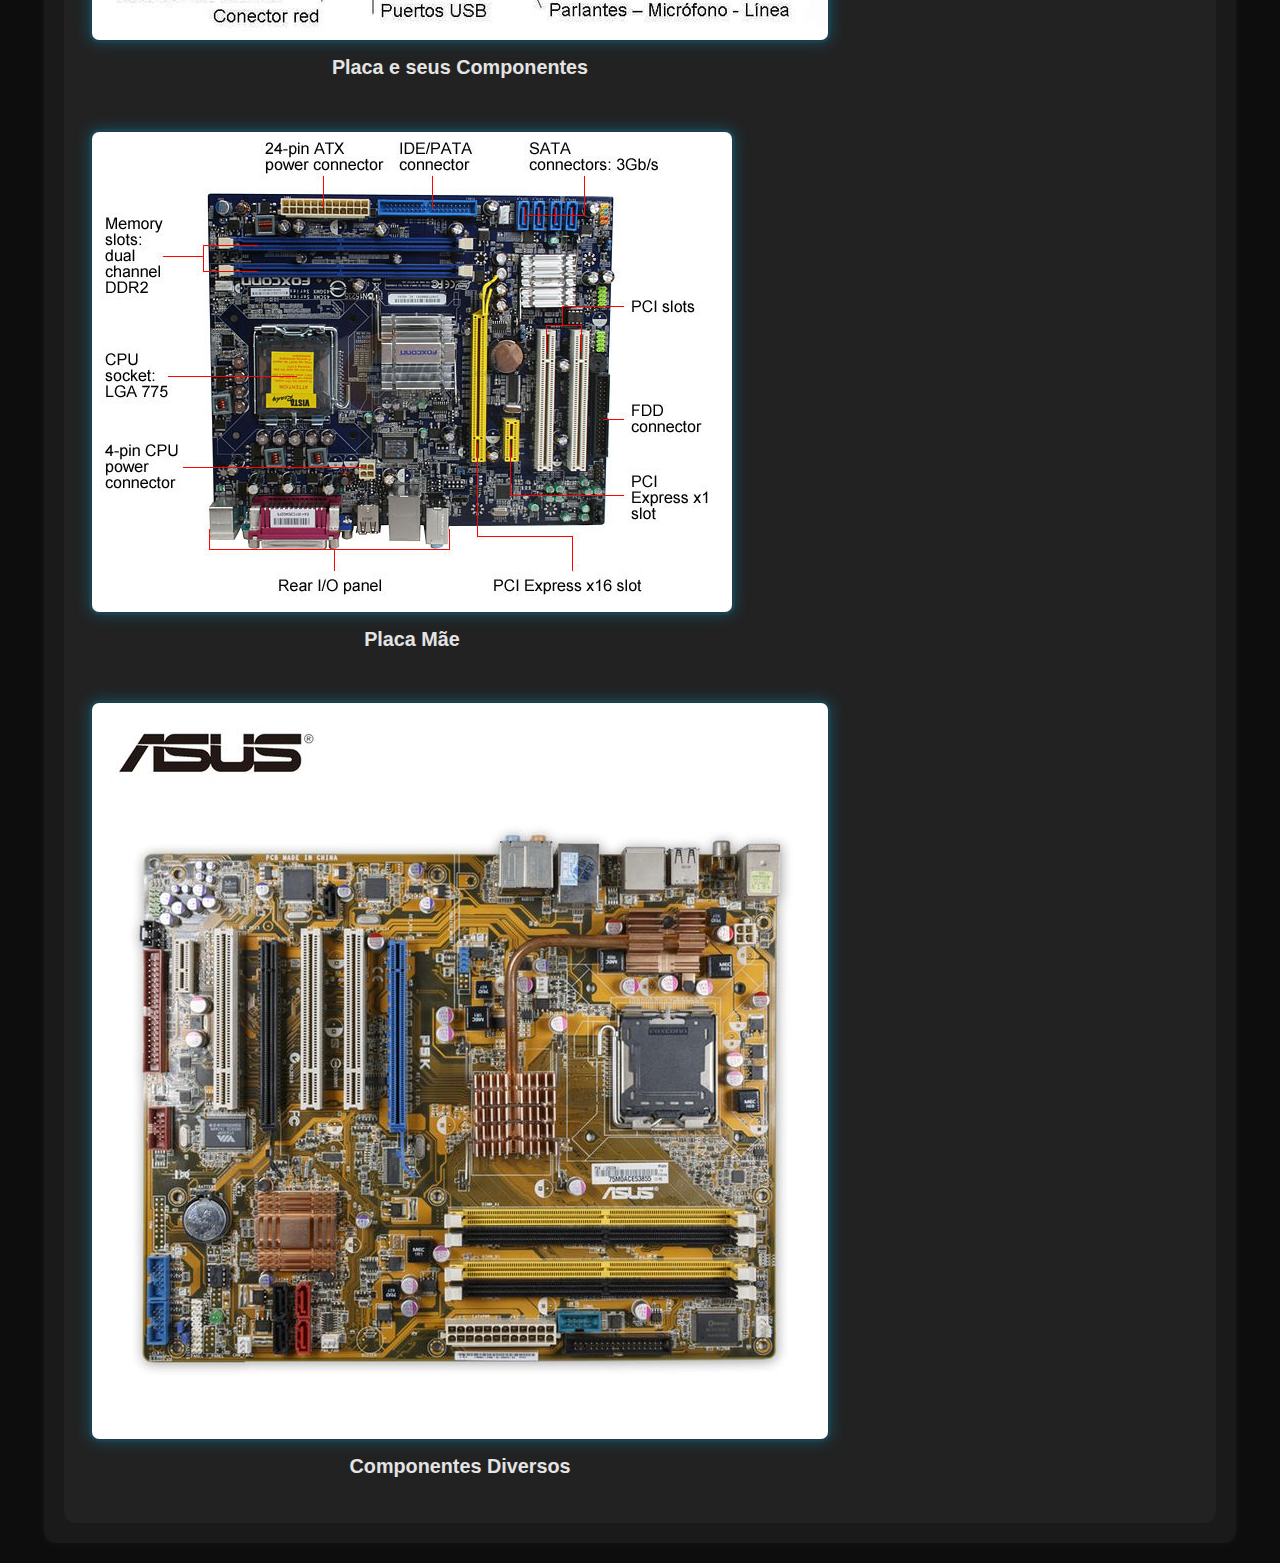
<file: Placa-mãe-e-seus-componentes.html>
<!DOCTYPE html>
<html lang="pt-br">

<head>
  <meta charset="UTF-8" />
  <meta name="viewport" content="width=device-width, initial-scale=1.0">
  <title>Projeto Integrador – Hardware e Software</title>
  <link rel="stylesheet" href="styles_componetes.css" />
</head>

<body>
<main class="container">

  <!-- REPRESENTANTE -->
  <section class="destaque">
    <div class="representante">
      <img src="vinicios.jpeg" alt="Vinicius">
      <p>Vinicius Daniel</p>
    </div>

    <!-- TÍTULO -->
    <div class="texto-destaque">
      <h3> Exemplos de Placas e seus Componentes </h3>
    </div>

    <!-- GRID DE PLACAS -->
    <div class="placas-grid">

      <div class="placa-card">
        <img src="placa e requisitos.jpg" alt="">
        <p>Placa e Requisitos</p>
      </div>

      <div class="placa-card">
        <img src="placa e seus componentes.jpg" alt="">
        <p>Placa e seus Componentes</p>
      </div>

      <div class="placa-card">
        <img src="placa mae.jpg" alt="">
        <p>Placa Mãe</p>
      </div>

      <div class="placa-card">
        <img src="Page Not Found.jpg" alt="">
        <p>Componentes Diversos</p>
      </div>

    </div>
  </section>

</main>
</file>
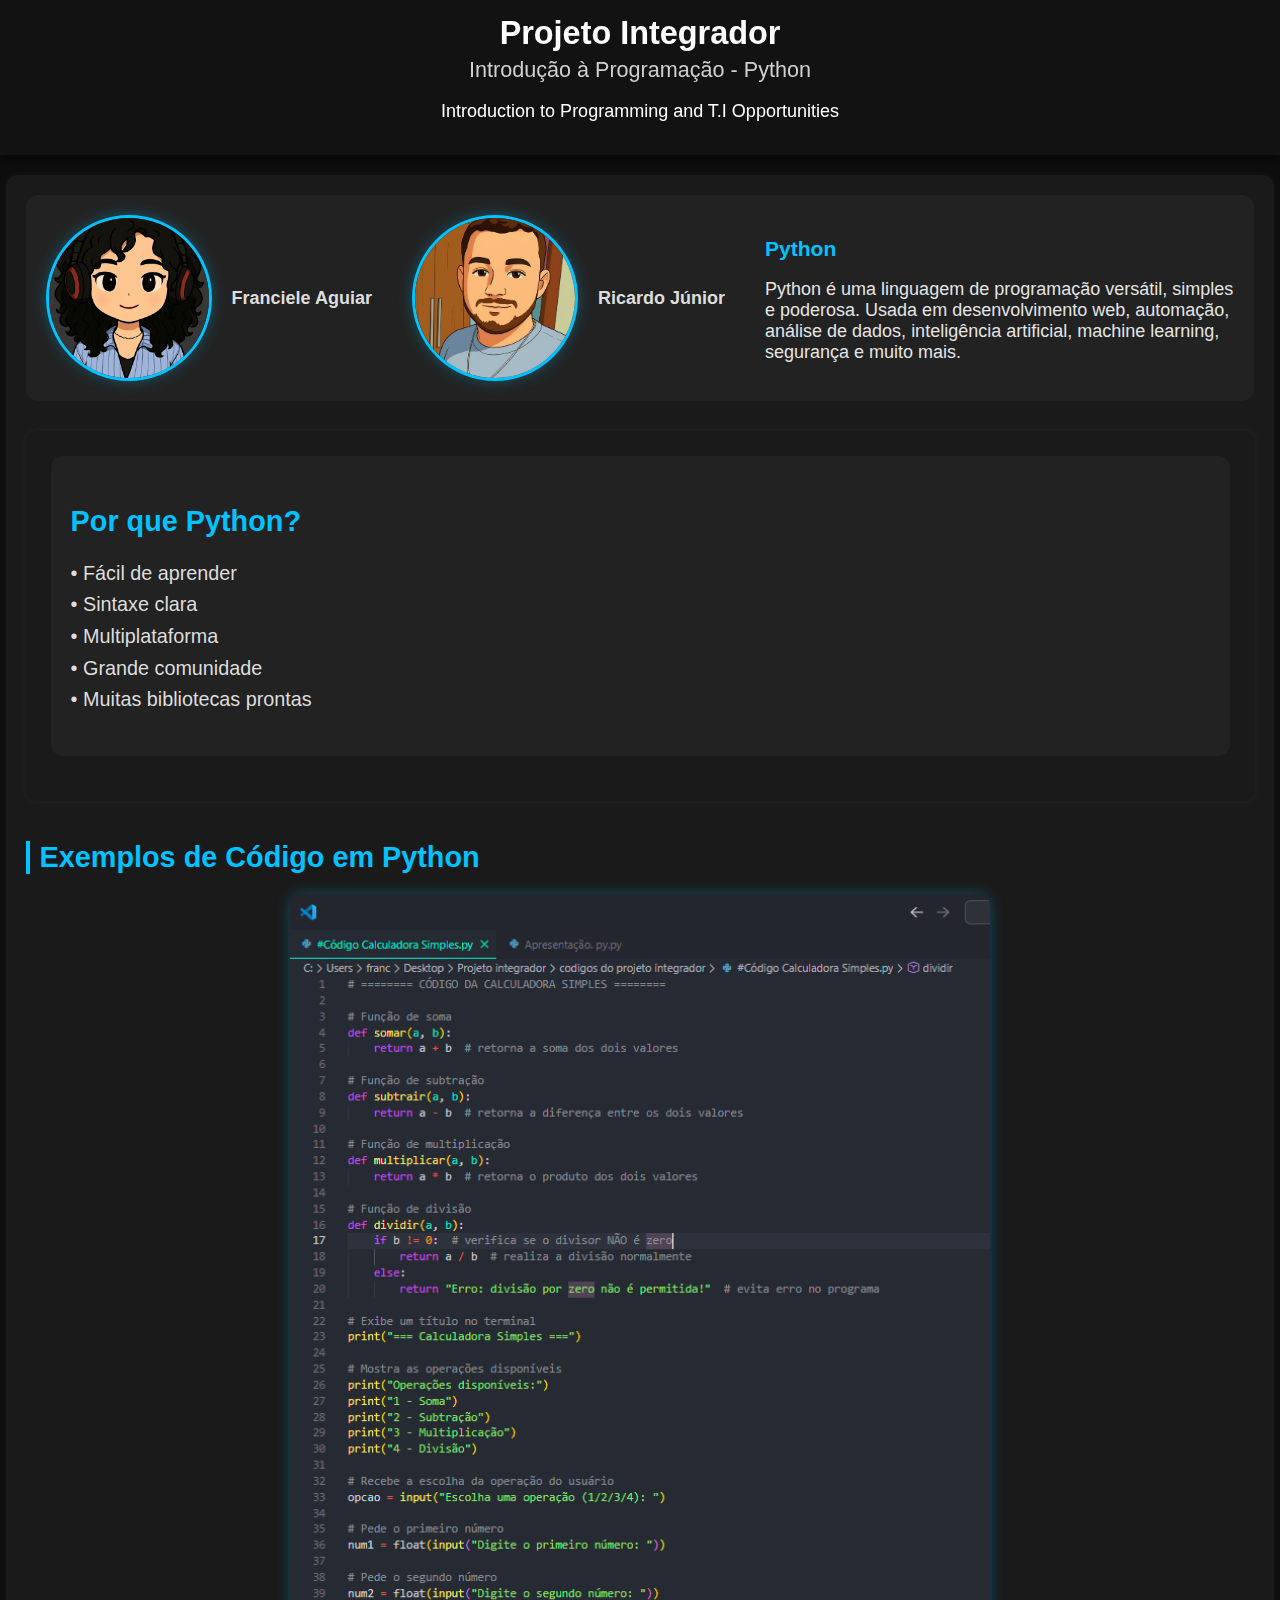
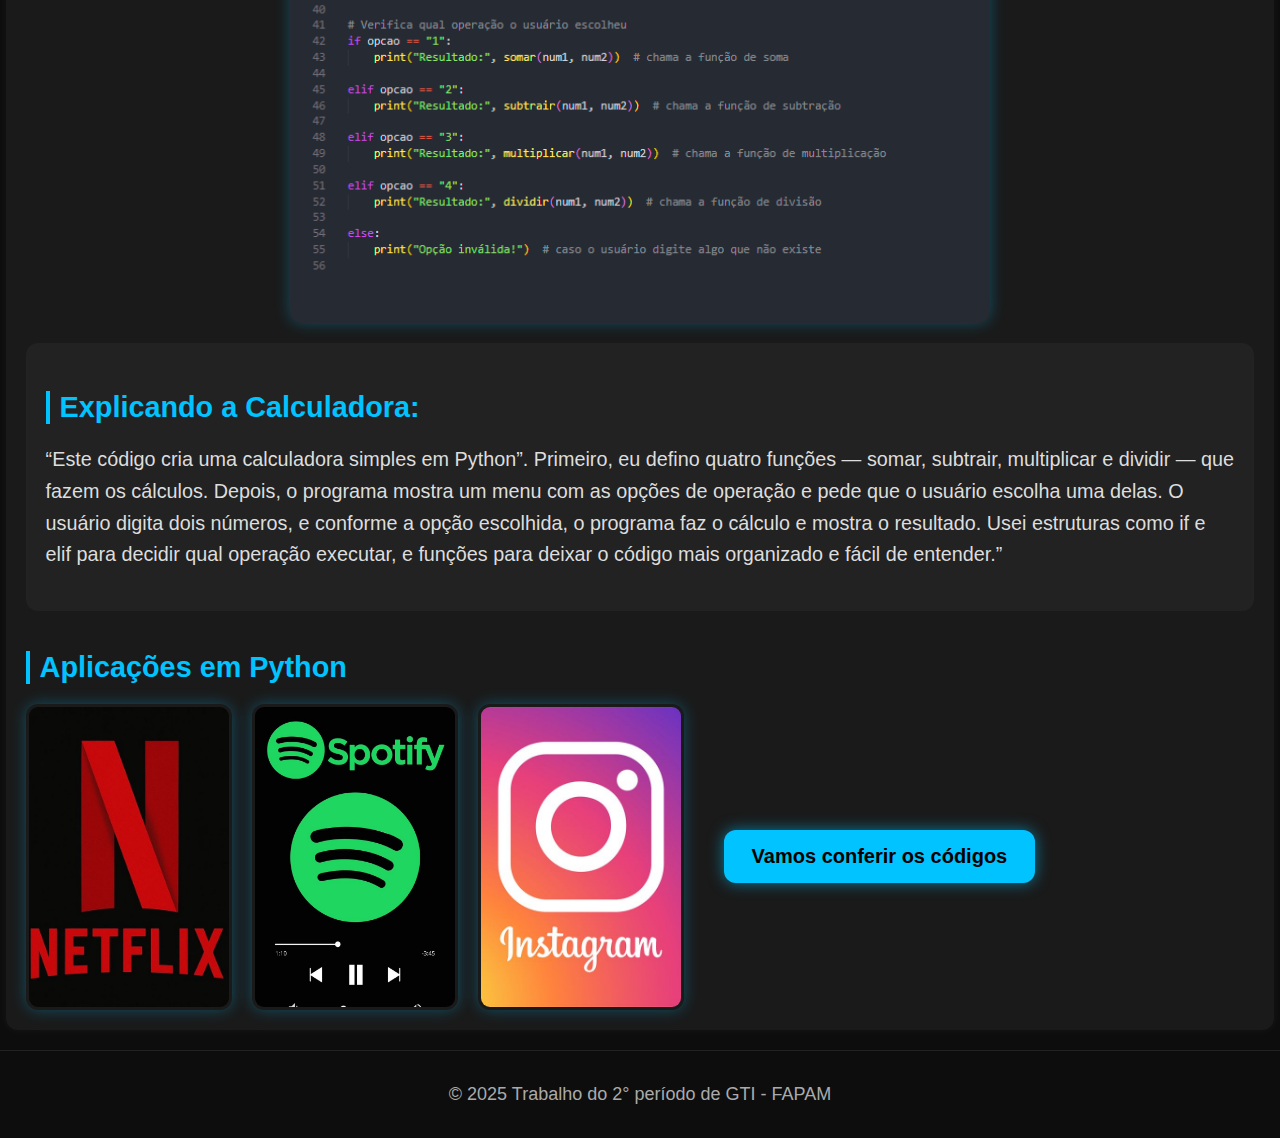
<file: Pyhton.html>
<!DOCTYPE html>
<html lang="pt-br">
<head>
  <meta charset="UTF-8">
  <meta name="viewport" content="width=device-width, initial-scale=1.0">
  <title>Python - Projeto Integrador</title>
  <link rel="stylesheet" href="styles_python.css">
</head>

<body>

  <!-- MENU FIXO PADRÃO -->
  <header class="menu">
    <h1>Projeto Integrador</h1>
    <h2>Introdução à Programação - Python</h2>
    <p>Introduction to Programming and T.I Opportunities</p>
  </header>

  <!-- CONTAINER GERAL -->
  <main class="container">

    <!-- ======================= SEÇÃO DOS APRESENTADORES ======================= -->
    <section class="destaque">

      <div class="representante">
        <img src="Franciele.png" alt="Foto Apresentadora">
        <p>Franciele Aguiar</p>
      </div>

      <div class="representante">
        <img src="ricardo.jpeg" alt="Foto Apresentador">
        <p>Ricardo Júnior</p>
      </div>

      <div class="texto-destaque">
        <h3>Python</h3>
        <p>
          Python é uma linguagem de programação versátil, simples e poderosa.
          Usada em desenvolvimento web, automação, análise de dados, inteligência artificial,
          machine learning, segurança e muito mais.
        </p>
      </div>

    </section>

    <!-- ======================= TÓPICOS ======================= -->
    <section class="topicos">

      <div class="topico-box">
        <h3>Por que Python?</h3>
        <p>
          • Fácil de aprender  
          <br>
          • Sintaxe clara  
          <br>
          • Multiplataforma  
          <br>
          • Grande comunidade  
          <br>
          • Muitas bibliotecas prontas
        </p>
      </div>

    </section>

    <!-- ======================= GALERIA 1 ======================= -->
    <section class="galeria">
      <h3>Exemplos de Código em Python</h3>
      
    <img src="calculadora comentada.png" class="foto-calculadora">

    
      <div class="topico-box">
        <h3>Explicando a Calculadora: </h3>
        <p>
          “Este código cria uma calculadora simples em Python”. Primeiro, eu defino quatro funções — somar, subtrair, multiplicar e dividir — que fazem os cálculos.
          Depois, o programa mostra um menu com as opções de operação e pede que o usuário escolha uma delas.
          O usuário digita dois números, e conforme a opção escolhida, o programa faz o cálculo e mostra o resultado.
          Usei estruturas como if e elif para decidir qual operação executar, e funções para deixar o código mais organizado e fácil de entender.”

        </p>
      </div>
      
    </section>

    <!-- ======================= GALERIA 2 ======================= -->
    <section class="galeria">
      <h3>Aplicações em Python</h3>

      <div class = "aplicacoes-container">

        <div class="grid-galeria">
          <img class="rgb-gamer" src="netflix.jpg">
          <img class="rgb-gamer" src="Spotify.jpg">
          <img class="rgb-gamer" src="Instagram Logo.jpg">
        </div>

        <a href="https://github.com/francigomes/C-digosprojeto-" class="btn-codigos">Vamos conferir os códigos</a>
        </div>

    
  
    </section>


  </main>

  <!-- RODAPÉ -->
  <footer>
    <p>© 2025 Trabalho do 2° período de GTI - FAPAM</p>
  </footer>

</body>
</html>
</file>
<file: styles.css>
/* ----------- ESTILO GERAL ----------- */
body {
  background-color: #0d0d0d;
  font-family: 'Segoe UI', Tahoma, Geneva, Verdana, sans-serif;
  font-size: 18px;
  color: #e4e4e4;
  margin: 0;
  padding: 0;
}

/* ----------- MENU FIXO ----------- */
.menu {
  background-color: #121212;
  color: #fff;
  text-align: center;
  padding: 15px 0;
  position: sticky;
  top: 0;
  z-index: 10;
  box-shadow: 0 2px 6px rgba(0,0,0,0.5);
}
.menu h1 {
  margin: 0;
  font-size: 1.8em;
}
.menu h2 {
  margin: 5px 0;
  font-weight: 400;
  font-size: 1.2em;
  color: #cfcfcf;
}

/* ----------- CONTAINER ----------- */
.container {
  background: #1a1a1a;
  width: 96%;
  margin: 20px auto;
  padding: 20px;
  border-radius: 12px;
  box-shadow: 0 0 10px rgba(255,255,255,0.05);
}

/* ----------- DESTAQUE ----------- */
.destaque {
  background: #222;
  border-radius: 12px;
  padding: 20px;
  display: flex;
  flex-wrap: wrap;
  align-items: center;
  justify-content: flex-start;
  gap: 40px;
}
.texto-destaque{
  flex: 1;
}
.texto-destaque h3 {
  color: #00c3ff;
  margin-bottom: 10px;
  align-items: center;
}
.representante {
  display: flex;
  flex-direction: row; /* Imagem a esquerda*/
  align-items: center;
  justify-content: flex-start;
  gap: 20px;
  margin: 8px 0;
  flex: 0 0 auto;
}
.representante img {
  order: 0;
  flex:0 0 auto;
  width: 160px;
  height: 160px;
  border-radius: 50%;
  border: 3px solid #00c3ff;
  object-fit: cover;
  transition: transform 0.3s, box-shadow 0.3s;
}
.representante img:hover {
  transform: scale(1.1);
  box-shadow: 0 0 10px #00c3ff;
}
.representante p {
  margin: 0;
  color: #ddd;
  font-weight: 900;
  flex: 1;
}

/* ----------- CARDS ----------- */
.Banco_de_dados {
  display: grid;
  grid-template-columns: repeat(auto-fit, minmax(250px, 1fr));
  gap: 20px;
  margin-top: 30px;
}
.card {
  background: #141414;
  padding: 15px;
  border-radius: 12px;
  box-shadow: 0 8px 16px rgba(0,0,0,0.5);
  transition: transform 0.3s, box-shadow 0.3s;
}
.card:hover {
  transform: translateY(-8px);
  box-shadow: 0 10px 20px rgba(0,0,0,0.7);
}
.card img {
  width: 100%;
  height: 70%;
  object-fit: cover;
  border-radius: 10px;
  display: block;
}
.card h4 {
  color: #00c3ff;
  margin-top: 10px;
}
.card p {
  color: #ccc;
}
.card a {
  color: #00c3ff;
  text-decoration: none;
  font-weight: bold;
}
.card a:hover {
  text-decoration: underline;
}

/* ----------- RODAPÉ ----------- */
footer {
  text-align: center;
  background-color: #0d0d0d;
  color: #aaa;
  padding: 15px 0;
  border-top: 1px solid #222;
}

/* ----------- RESPONSIVIDADE ----------- */
@media (max-width: 768px) {
  body {
    font-size: 16px;
  }

  .menu h1 {
    font-size: 1.4em;
  }

  .menu h2 {
    font-size: 1em;
  }

  .container {
    width: 95%;
    padding: 15px;
  }

  .destaque {
    flex-direction: column;
    text-align: center;
  }

  .representante {
    justify-content: center;
  }

  .representante img {
    width: 50px;
    height: 50px;
  }

  .Banco_de_dados {
    grid-template-columns: 1fr;
  }

  .extra-container {
    font-size: 0.95em;
  }
}

@media (max-width: 480px) {
  .menu h1 {
    font-size: 1.2em;
  }

  .menu h2, .menu p {
    display: none; /* Simplifica o topo no celular */
  }

  .representante img {
    width: 45px;
    height: 45px;
  }

  footer {
    font-size: 0.85em;
  }
}
</file>
<file: styles_banco.css>
/* ---------- ESTILO GERAL ---------- */
body {
  background-color: #0d0d0d;
  font-family: 'Segoe UI', Tahoma, Geneva, Verdana, sans-serif;
  font-size: 18px;
  color: #e4e4e4;
  margin: 0;
  padding: 0;
}

/* ---------- MENU FIXO ---------- */
.menu {
  background-color: #121212;
  color: #fff;
  text-align: center;
  padding: 15px 0;
  position: sticky;
  top: 0;
  z-index: 10;
  box-shadow: 0 2px 6px rgba(0,0,0,0.5);
}

.menu h1 {
  margin: 0;
  font-size: 1.8em;
}

.menu h2 {
  margin: 5px 0;
  font-weight: 400;
  font-size: 1.2em;
  color: #cfcfcf;
}

/* ---------- CONTAINER ---------- */
.container {
  background: #1a1a1a;
  width: 96%;
  margin: 20px auto;
  padding: 25px;
  border-radius: 12px;
  box-shadow: 0 0 10px rgba(255,255,255,0.05);
}

/* ---------- DESTAQUE ---------- */
.destaque {
  background: #222;
  border-radius: 12px;
  padding: 25px;
  display: flex;
  flex-wrap: wrap;
  align-items: center;
  gap: 40px;
  margin-bottom: 40px;
}

/* ---------- TEXTO INTRODUTÓRIO ---------- */
.texto-destaque h3 {
  color: #00c3ff;
  margin-bottom: 10px;
  font-size: 1.8em;
}

/* ---------- REPRESENTANTE ---------- */
.representante {
  display: flex;
  align-items: center;
  gap: 20px;
}

.representante img {
  width: 130px;
  height: 130px;
  border-radius: 50%;
  border: 3px solid #00c3ff;
  object-fit: cover;
  box-shadow: 0 0 15px #00c3ff50;
  transition: transform .3s, box-shadow .3s;
}

.representante img:hover {
  transform: scale(1.1);
  box-shadow: 0 0 25px #00c3ff;
}

.representante p {
  margin: 0;
  color: #ddd;
  font-weight: 900;
  font-size: 1.1em;
}

/* ---------- TÍTULOS DE SEÇÃO (RODA DE TEXTO AZUL IGUAL AO MODELO) ---------- */
.titulo-secao {
  margin-top: 50px;
  margin-bottom: 20px;
  padding-left: 12px;
  border-left: 5px solid #00c3ff;
  color: #00c3ff;
  font-size: 2em;
  font-weight: 800;
  text-shadow: 0 0 8px #00c3ff70;
}

/* ---------- GALERIAS (FORMATO A) ---------- */
.galeria {
  display: grid;
  grid-template-columns: repeat(auto-fit, minmax(260px, 1fr));
  gap: 22px;
  margin: 25px 0 35px 0;
  padding: 15px;
  background: #111;
  border-radius: 12px;
  box-shadow: 0 0 12px rgba(255,255,255,0.03);
}

.galeria img {
  width: 100%;
  height: auto;
  object-fit: cover;
  border-radius: 10px;
  border: 2px solid #333;
  object-fit: cover;
  transition: transform .3s, box-shadow .3s;
}

.galeria img:hover {
  transform: scale(1.05);
  box-shadow: 0 0 20px #00c3ff80;
  border-color: #00c3ff;
}

/* ---------- PARÁGRAFOS ---------- */
p {
  line-height: 1.6;
  margin-bottom: 25px;
}

/* ---------- RODAPÉ ---------- */
footer {
  background-color: #0d0d0d;
  color: #aaa;
  text-align: center;
  padding: 20px 0;
  font-size: 0.9em;
  border-top: 1px solid #222;
  margin-top: 40px;
}

/* ---------- RESPONSIVIDADE ---------- */
@media (max-width: 768px) {
  .menu h1 { font-size: 1.5em; }
  .menu h2 { font-size: 1em; }

  .destaque {
    flex-direction: column;
    text-align: center;
  }

  .representante {
    justify-content: center;
  }

  .representante img {
    width: 110px;
    height: 110px;
  }

  .titulo-secao {
    font-size: 1.6em;
  }
}

@media (max-width: 480px) {
  .menu h1 { font-size: 1.3em; }
  .menu h2, .menu p { display: none; }

  .representante img {
    width: 80px;
    height: 80px;
  }

  .galeria {
    grid-template-columns: 1fr;
  }
}
</file>
<file: styles_dinamica.css>
/* ----------- ESTILO GERAL ----------- */
body {
  background-color: #0d0d0d;
  font-family: 'Segoe UI', Tahoma, Geneva, Verdana, sans-serif;
  font-size: 18px;
  color: #e4e4e4;
  margin: 0;
  padding-top: 140px;
  transition: padding-top 0.3s ease;
  overflow-x: hidden; /* evita barra lateral no celular */
}

/* ----------- MENU FIXO ----------- */
.menu {
  background: rgba(0, 0, 0, 0.65);
  backdrop-filter: blur(4px);
  text-align: center;
  padding: 15px 0;
  position: fixed;
  top: 0;
  width: 100%;
  z-index: 1000;
  transition: padding 0.3s ease, background 0.3s ease, box-shadow 0.3s ease;
  box-shadow: 0 4px 12px rgba(0, 0, 0, 0.45);
}

.menu img {
  width: 250px;
  height: auto;
  transition: width 0.3s ease;
}

/* ----------- SCROLL ----------- */
.scrolled .menu {
  padding: 6px 0;
  background: rgba(0, 0, 0, 0.85);
  box-shadow: 0 6px 18px rgba(0, 0, 0, 0.6);
}

.scrolled .menu img {
  width: 150px;
}

/* ----------- CONTAINERS ----------- */
.container-extra {
  width: 90%;
  max-width: 900px;
  margin: 40px auto;
  background: #1a1a1a;
  padding: 25px;
  border-radius: 15px;
  box-shadow: 0 0 12px rgba(255, 255, 255, 0.04);
}

.container-extra h2 {
  font-size: 28px;
  margin-bottom: 15px;
  color: #00d9ff;
}

.container-extra p {
  font-size: 18px;
  line-height: 1.5;
}

/* ----------- BOTÃO PYTHON ----------- */
.btn-python {
  display: block;
  width: 300px;
  max-width: 90%;
  margin: 25px auto;
  padding: 14px 20px;
  background: linear-gradient(90deg, #005eff, #00c8ff);
  color: #fff;
  text-align: center;
  font-size: 20px;
  font-weight: bold;
  text-decoration: none;
  border-radius: 12px;
  box-shadow: 0 0 15px rgba(0, 150, 255, 0.4);
  transition: transform 0.3s ease, box-shadow 0.3s ease;
}

.btn-python:hover {
  transform: scale(1.07);
  box-shadow: 0 0 25px rgba(0, 150, 255, 0.7);
}

/* ----------- RODAPÉ ----------- */
footer {
  text-align: center;
  background-color: #0d0d0d;
  color: #aaa;
  padding: 15px 0;
  border-top: 1px solid #222;
  font-size: 16px;
}

/* ==================================== */
/*      RESPONSIVIDADE REAL OFICIAL     */
/* ==================================== */

/* ----- Telas de até 850px (tablet) ----- */
@media (max-width: 850px) {
  body {
    padding-top: 120px;
  }

  .menu img {
    width: 200px;
  }

  .container-extra {
    padding: 20px;
  }

  .container-extra h2 {
    font-size: 24px;
  }
}

/* ----- Telas de até 600px (celulares) ----- */
@media (max-width: 600px) {
  body {
    padding-top: 110px;
    font-size: 16px;
  }

  .menu img {
    width: 160px;
  }

  .scrolled .menu img {
    width: 120px;
  }

  .container-extra {
    width: 95%;
    padding: 18px;
  }

  .container-extra h2 {
    font-size: 22px;
  }

  .container-extra p {
    font-size: 16px;
  }

  .btn-python {
    font-size: 18px;
    padding: 12px 16px;
  }

  footer {
    font-size: 14px;
  }
}

/* ----- Telas de até 400px (celulares pequenos) ----- */
@media (max-width: 400px) {
  .menu img {
    width: 130px;
  }

  .btn-python {
    font-size: 16px;
  }

  .container-extra h2 {
    font-size: 20px;
  }
}
</file>
<file: styles_Hardware.css>
/* ---------- ESTILO GERAL (PADRÃO DO SITE PRINCIPAL) ---------- */
body {
  background-color: #0d0d0d;
  font-family: 'Segoe UI', Tahoma, Geneva, Verdana, sans-serif;
  font-size: 18px;
  color: #e4e4e4;
  margin: 0;
  padding: 0;
}

/* ---------- MENU FIXO (SEM A LINHA AZUL) ---------- */
.menu {
  background-color: #121212;
  color: #fff;
  text-align: center;
  padding: 15px 0;
  position: sticky;
  top: 0;
  z-index: 10;
  box-shadow: 0 2px 6px rgba(0,0,0,0.5);
}
.menu h1 {
  margin: 0;
  font-size: 1.8em;
}
.menu h2 {
  margin: 5px 0;
  font-weight: 400;
  font-size: 1.2em;
  color: #cfcfcf;
}

/* ---------- CONTAINER ---------- */
.container {
  background: #1a1a1a;
  width: 96%;
  margin: 20px auto;
  padding: 20px;
  border-radius: 12px;
  box-shadow: 0 0 10px rgba(255,255,255,0.05);
}

/* ---------- BANNER DE FUNDO ATRÁS DO VINICIUS ---------- */
.banner {
  width: 100%;
  height: 300px;
  border-radius: 12px;
  overflow: hidden;
  margin-bottom: 20px;
}
.banner img {
  width: 100%;
  height: 100%;
  object-fit: cover;
  opacity: 0.35;
  filter: blur(2px);
}

/* ---------- DESTAQUE ---------- */
.destaque {
  background: #222;
  border-radius: 12px;
  padding: 20px;
  display: flex;
  flex-wrap: wrap;
  align-items: center;
  gap: 40px;
}

/* ---------- TEXTO ---------- */
.texto-destaque {
  flex: 1;
}
.texto-destaque h3 {
  color: #00c3ff;
  margin-bottom: 10px;
}

/* ---------- FOTO DO REPRESENTANTE (VERSÃO GAMER) ---------- */
.representante {
  display: flex;
  align-items: center;
  gap: 20px;
}
.representante img {
  width: 160px;
  height: 160px;
  border-radius: 50%;
  border: 3px solid #00c3ff;
  object-fit: cover;
  box-shadow: 0 0 15px #00c3ff50;
  transition: transform .3s, box-shadow .3s;
}
.representante img:hover {
  transform: scale(1.1);
  box-shadow: 0 0 25px #00c3ff;
}
.representante p {
  font-weight: 900;
  color: #ddd;
}

/* ---- GALERIA ORGANIZADA ---- */
.galeria {
  margin-top: 40px;
}
.galeria h3 {
  color: #00c3ff;
  margin-bottom: 15px;
  font-size: 1.6em;
  border-left: 4px solid #00c3ff;
  padding-left: 10px;
}
.grid-galeria {
  display: grid;
  grid-template-columns: repeat(auto-fill, minmax(220px, 1fr));
  gap: 20px;
}
.grid-galeria img {
  width: 100%;
  height: 350px;
  object-fit: cover;
  cursor: pointer;
  border-radius: 8px;
  transition: transform .3s ease;
}
.grid-galeria img:hover {
  transform: scale(1.05);
}

/* ---- EFEITO RGB PULSANTE NAS IMAGENS ---- */
.rgb-gamer {
  border-radius: 12px;
  border: 3px solid transparent;
  animation: rgbPulse 4s linear infinite;
  box-shadow: 0 0 15px #00c3ff50;
}

@keyframes rgbPulse {
  0% { box-shadow: 0 0 15px #ff0000; border-color: #ff0000; }
  25% { box-shadow: 0 0 15px #00ff00; border-color: #00ff00; }
  50% { box-shadow: 0 0 15px #0000ff; border-color: #0000ff; }
  75% { box-shadow: 0 0 15px #ff00ff; border-color: #ff00ff; }
  100% { box-shadow: 0 0 15px #ff0000; border-color: #ff0000; }
}
/* link de acesso as fotos*/
.botao-verificar {
  display: inline-block;
  padding: 12px 28px;
  margin: 20px 0;
  font-size: 1.1em;
  font-weight: 700;
  color: #00c3ff;
  background: transparent;
  border: 2px solid #00c3ff;
  border-radius: 12px;
  text-decoration: none;
  text-align: center;
  cursor: pointer;

  box-shadow: 0 0 12px #00c3ff60;
  transition: 0.3s ease;
}

.botao-verificar:hover {
  background: #00c3ff;
  color: #0d0d0d;
  box-shadow: 0 0 18px #00c3ff;
  transform: translateY(-3px) scale(1.05);
}

/* ---------- RODAPÉ ---------- */
footer {
  background-color: #0d0d0d;
  color: #aaa;
  text-align: center;
  padding: 15px 0;
  border-top: 1px solid #222;
}

/* ---------- RESPONSIVIDADE ---------- */
@media (max-width: 768px) {
  .menu h1 { font-size: 1.4em; }
  .menu h2 { font-size: 1em; }

  .destaque {
    flex-direction: column;
    text-align: center;
  }

  .representante img {
    width: 90px;
    height: 90px;
  }
}

@media (max-width: 480px) {
  .menu h1 { font-size: 1.2em; }
  .menu h2, .menu p { display: none; }

  .representante img {
    width: 70px;
    height: 70px;
  }
}

/* ---- MELHORIA RESPONSIVA EXTRA ---- */
@media (max-width: 600px) {
  .grid-galeria img {
    height: 140px;
  }

  .representante img {
    width: 110px;
    height: 110px;
  }

  h3 {
    font-size: 1.3em;
  }

  .container {
    width: 95%;
    padding: 15px;
  }
}
</file>
<file: styles_html.css>
/* ============================================================
   ESTILO GERAL DO SITE
   Define o fundo escuro, fontes e configurações básicas.
============================================================ */
body {
  background-color: #0d0d0d;
  font-family: 'Segoe UI', Tahoma, Geneva, Verdana, sans-serif;
  font-size: 18px;
  color: #e4e4e4;
  margin: 0;
  padding: 0;
}

/* ============================================================
   MENU FIXO NO TOPO
   Mantém o menu visível ao rolar a página.
============================================================ */
.menu {
  background-color: #121212;
  color: #fff;
  text-align: center;
  padding: 15px 0;
  position: sticky;
  top: 0;
  z-index: 10;
  box-shadow: 0 2px 6px rgba(0,0,0,0.5);
}

.menu h1 {
  margin: 0;
  font-size: 1.8em;
}

.menu h2 {
  margin: 5px 0;
  font-weight: 400;
  font-size: 1.2em;
  color: #cfcfcf;
}

/* ============================================================
   CONTAINER GERAL DA PÁGINA
============================================================ */
.container {
  background: #1a1a1a;
  width: 96%;
  margin: 20px auto;
  padding: 20px;
  border-radius: 12px;
  box-shadow: 0 0 10px rgba(255,255,255,0.05);
}

/* ============================================================
   SEÇÃO DE DESTAQUE (APRESENTAÇÃO)
============================================================ */
.destaque {
  background: #222;
  border-radius: 12px;
  padding: 20px;
  display: flex;
  flex-wrap: wrap;
  align-items: center;
  gap: 40px;
}

/* Texto ao lado da foto */
.texto-destaque {
  flex: 1;
}

.texto-destaque h3 {
  color: #00c3ff;
  margin-bottom: 10px;
}

/* ============================================================
   FOTO DO REPRESENTANTE
   - Removeu RGB
   - Mantém apenas zoom suave
============================================================ */
.representante {
  display: flex;
  align-items: center;
  gap: 20px;
}

/* Foto redonda com borda azul */
.representante img {
  width: 160px;
  height: 160px;
  border-radius: 50%;
  border: 3px solid #00c3ff;
  object-fit: cover;
  box-shadow: 0 0 15px #00c3ff50;
  transition: transform .3s, box-shadow .3s;
}

/* Zoom suave */
.representante img:hover {
  transform: scale(1.1);
  box-shadow: 0 0 25px #00c3ff;
}

.representante p {
  font-weight: 900;
  color: #ddd;
}

/* ============================================================
   TÍTULO DAS GALERIAS
============================================================ */
.galeria {
  margin-top: 40px;
}

.galeria h3 {
  color: #00c3ff;
  margin-bottom: 15px;
  font-size: 1.6em;
  border-left: 4px solid #00c3ff;
  padding-left: 10px;
}

/* ============================================================
   GRID DAS IMAGENS DA GALERIA
   ORGANIZA AS FOTOS EM LINHAS RESPONSIVAS
============================================================ */
.grid-galeria {
  display: grid;
  grid-template-columns: repeat(auto-fill, minmax(220px, 1fr));
  gap: 20px;
}

/* Imagens padrão (efeito zoom ativado) */
.grid-galeria img {
  width: 100%;
  height: 330px;
  object-fit: cover;
  cursor: pointer;
  border-radius: 8px;
  transition: transform .3s ease;
}

/* Zoom na galeria */
.grid-galeria img:hover {
  transform: scale(1.05);
}

/* ============================================================
   FOTO DA CALCULADORA – MODELO ESPECIAL
============================================================ */
.foto-calculadora {
  width: 700px;
  height: auto;
  display: block;
  margin: 20px auto;
  border-radius: 12px;
  box-shadow: 0 0 15px #00c3ff50;
  transition: transform .3s;
}

.foto-calculadora:hover {
  transform: scale(1.05);
  box-shadow: 0 0 25px #00c3ff;
}

/* ============================================================
   REMOÇÃO DO RGB - AQUI REMOVE O EFEITO TOTAL
============================================================ */
.rgb-gamer {
  border-radius: 12px;
  box-shadow: 0 0 15px #00c3ff50;
  /* border removida */
  /* animação removida */
  transition: transform .3s ease;
}

/* Zoom suave */
.rgb-gamer:hover {
  transform: scale(1.05);
}

/* ============================================================
   GALERIA APLICAÇÕES + BOTÃO
============================================================ */
.app-linha {
  display: flex;
  align-items: center;
  gap: 25px;
  background: #222;
  padding: 20px;
  border-radius: 12px;
  margin-bottom: 20px;
  box-shadow: 0 0 10px #00c3ff30;
}

.app-linha img {
  width: 220px;
  height: 300px;
  object-fit: cover;
  border-radius: 12px;
  transition: .3s;
}

.app-linha img:hover {
  transform: scale(1.05);
}

.app-linha p {
  font-size: 1.1em;
  line-height: 1.6em;
  color: #ddd;
}

/* Botão neon */
.btn-codigos {
  background-color: #00c3ff;
  color: #000;
  padding: 15px 28px;
  font-size: 20px;
  font-weight: bold;
  border-radius: 12px;
  text-decoration: none;
  transition: .3s ease;
  box-shadow: 0 0 15px #00c3ff90;
}

.btn-codigos:hover {
  background-color: #00eaff;
  transform: scale(1.08);
  box-shadow: 0 0 25px #00c3ff;
}
/* ============================================================
   CENTRALIZAÇÃO E EFEITO ZOOM DAS IMAGENS DE EXEMPLOS DE CÓDIGO
=============================================================== */

/* Container que centraliza os exemplos de imagens (HTML/CSS) */
.container-imagens {
  display: flex;            /* coloca imagens lado a lado (se houver mais de 1) */
  justify-content: center;  /* centraliza horizontalmente */
  align-items: center;      /* centraliza verticalmente */
  margin: 25px 0;           /* espaçamento */
}

/* Imagens dos códigos (HTML e CSS) corrigidas */
.estrutura-codigo {
  width: 420px;              /* tamanho agradável */
  border-radius: 12px;       /* cantos arredondados */
  display: block;
  transition: transform .3s ease;  /* zoom suave */
  box-shadow: 0 0 12px #00c3ff40;   /* brilho suave */
}

/* Zoom suave */
.estrutura-codigo:hover {
  transform: scale(1.05);
}


/* ============================================================
   BOTÃO DO SITE DOS PLANETAS (CENTRALIZADO)
=============================================================== */

/* Centralização */
.container-botao {
  text-align: center;
  margin: 40px 0;
}

/* Estilo do botão */
.botao-planeta {
  background-color: #00c3ff;
  color: #000;
  padding: 15px 28px;
  font-size: 20px;
  border-radius: 12px;
  text-decoration: none;
  transition: .3s ease;
  font-weight: bold;
}

/* Hover */
.botao-planeta:hover {
  background-color: #00eaff;
  transform: scale(1.08);
}

/* ============================================================
   SEÇÃO DE TÓPICOS
============================================================ */
.topicos {
  background: #1a1a1a;
  padding: 25px;
  border-radius: 12px;
  margin: 30px auto;
  width: 96%;
  box-shadow: 0 0 10px rgba(255,255,255,0.05);
}

.topico-box {
  background: #222;
  padding: 20px;
  border-radius: 12px;
  margin-bottom: 20px;
}

.topico-box h3 {
  color: #00c3ff;
  margin-bottom: 10px;
  font-size: 1.6em;
}

.topico-box p {
  line-height: 1.6em;
  color: #ddd;
  font-size: 1.1em;
}

/* ============================================================
   RODAPÉ
============================================================ */
footer {
  background-color: #0d0d0d;
  color: #aaa;
  text-align: center;
  padding: 15px 0;
  border-top: 1px solid #222;
}

/* ============================================================
   RESPONSIVIDADE
============================================================ */
@media (max-width: 900px) {
  .galeria-aplicacoes {
    flex-direction: column;
    align-items: center;
  }
}

@media (max-width: 768px) {
  .destaque {
    flex-direction: column;
    text-align: center;
  }

  .representante img {
    width: 90px;
    height: 90px;
  }
}

@media (max-width: 480px) {
  .menu h2, .menu p {
    display: none;
  }

  .representante img {
    width: 70px;
    height: 70px;
  }
}

@media (max-width: 600px) {
  .grid-galeria img {
    height: 140px;
  }

  .representante img {
    width: 110px;
    height: 110px;
  }
}
</file>
<file: styles_componetes.css>
/* ----------- ESTILO GERAL ----------- */
body {
  background-color: #0d0d0d;
  font-family: 'Segoe UI', Tahoma, Geneva, Verdana, sans-serif;
  font-size: 18px;
  color: #e4e4e4;
  margin: 0;
  padding: 0;
}

/* ----------- MENU FIXO ----------- */
.menu {
  background-color: #121212;
  color: #fff;
  text-align: center;
  padding: 15px 0;
  position: sticky;
  top: 0;
  z-index: 10;
  box-shadow: 0 2px 6px rgba(0,0,0,0.5);
}
.menu h1 {
  margin: 0;
  font-size: 1.8em;
}
.menu h2 {
  margin: 5px 0;
  font-weight: 400;
  font-size: 1.2em;
  color: #cfcfcf;
}

/* ----------- CONTAINER ----------- */
.container {
  background: #1a1a1a;
  width: 90%;
  margin: 20px auto;
  padding: 20px;
  border-radius: 12px;
  box-shadow: 0 0 10px rgba(255,255,255,0.05);
}

/* ----------- DESTAQUE ----------- */
.destaque {
  background: #222;
  border-radius: 12px;
  padding: 25px;
  display: flex;
  flex-wrap: wrap;
  align-items: center;
  justify-content: flex-start;
  gap: 40px;
}

/* ----------- REPRESENTANTE ----------- */
.representante {
  display: flex;
  flex-direction: row; /* imagem sempre à esquerda */
  align-items: center;
  justify-content: flex-start;
  gap: 20px;
  flex: 0 0 auto;
  margin: 8px 0;
}

.representante img {
  width: 130px;
  height: 130px;
  border-radius: 50%;
  border: 3px solid #00c3ff;
  object-fit: cover;
  transition: .3s;
}

.representante img:hover {
  transform: scale(1.1);
  box-shadow: 0 0 10px #00c3ff;
}

.representante p {
  margin: 0;
  color: #ddd;
  font-weight: 900;
  flex: 1;
  font-size: 1.3em;
}

/* ----------- TÍTULO ----------- */
.texto-destaque {
  flex: 1;
  min-width: 250px;
}

.texto-destaque h3 {
  color: #00c3ff;
  margin-bottom: 15px;
  font-size: 1.6em;
  border-left: 4px solid #00c3ff;
  padding-left: 10px;
}

/* ==========================
   GALERIA DE PLACAS (PADRÃO DO SITE ANTIGO)
   ========================== */
.placas-grid {
  display: flex;
  flex-direction: column;
  align-items: flex-start;
  width: 100%;
  gap: 30px;
}

.placa-card img {
  width: auto;
  height: auto;
  object-fit: cover;
  border-radius: 10px;
  transition: .3s ease;
  cursor: pointer;

  /* estilo do site antigo */
  box-shadow: 0 0 15px #00c3ff40;
  border: 3px solid #00c3ff30;
}

.placa-card img:hover {
  transform: scale(1.05);
}

.placa-card p {
  text-align: center;
  margin-top: 8px;
  font-size: 1.1em;
  font-weight: 700;
  color: #e4e4e4;
}


/* ----------- RGB opcional ----------- */
.placa-card.rgb-gamer img {
  border: 3px solid transparent;
  animation: rgbPulse 4s linear infinite;
  box-shadow: 0 0 15px #00c3ff50;
}

/* ----------- RODAPÉ ----------- */
footer {
  text-align: center;
  background-color: #0d0d0d;
  color: #aaa;
  padding: 15px 0;
  border-top: 1px solid #222;
}

/* ----------- RESPONSIVIDADE ----------- */
@media (max-width: 680px) {

  .destaque {
    justify-content: center;
    text-align: center;
  }

  .representante {
    flex-direction: column; /* Imagem sobe e centraliza */
  }

  .representante img {
    width: 110px;
    height: 110px;
  }

  .texto-destaque h3 {
    font-size: 1.4em;
  }

  .placa-card img {
    height: 160px;
  }
}
</file>
<file: styles_python.css>
/* ---------- ESTILO GERAL (PADRÃO DO SITE PRINCIPAL) ---------- */
body {
  background-color: #0d0d0d;
  font-family: 'Segoe UI', Tahoma, Geneva, Verdana, sans-serif;
  font-size: 18px;
  color: #e4e4e4;
  margin: 0;
  padding: 0;
}

/* ---------- MENU FIXO (SEM A LINHA AZUL) ---------- */
.menu {
  background-color: #121212;
  color: #fff;
  text-align: center;
  padding: 15px 0;
  position: sticky;
  top: 0;
  z-index: 10;
  box-shadow: 0 2px 6px rgba(0,0,0,0.5);
}
.menu h1 {
  margin: 0;
  font-size: 1.8em;
}
.menu h2 {
  margin: 5px 0;
  font-weight: 400;
  font-size: 1.2em;
  color: #cfcfcf;
}

/* ---------- CONTAINER ---------- */
.container {
  background: #1a1a1a;
  width: 96%;
  margin: 20px auto;
  padding: 20px;
  border-radius: 12px;
  box-shadow: 0 0 10px rgba(255,255,255,0.05);
}

/* ---------- BANNER ---------- */
.banner {
  width: 100%;
  height: 300px;
  border-radius: 12px;
  overflow: hidden;
  margin-bottom: 20px;
}
.banner img {
  width: 100%;
  height: 100%;
  object-fit: cover;
  opacity: 0.35;
  filter: blur(2px);
}

/* ---------- DESTAQUE ---------- */
.destaque {
  background: #222;
  border-radius: 12px;
  padding: 20px;
  display: flex;
  flex-wrap: wrap;
  align-items: center;
  gap: 40px;
}

/* ---------- TEXTO ---------- */
.texto-destaque {
  flex: 1;
}
.texto-destaque h3 {
  color: #00c3ff;
  margin-bottom: 10px;
}

/* ---------- REPRESENTANTE ---------- */
.representante {
  display: flex;
  align-items: center;
  gap: 20px;
}
.representante img {
  width: 160px;
  height: 160px;
  border-radius: 50%;
  border: 3px solid #00c3ff;
  object-fit: cover;
  box-shadow: 0 0 15px #00c3ff50;
  transition: transform .3s, box-shadow .3s;
}
.representante img:hover {
  transform: scale(1.1);
  box-shadow: 0 0 25px #00c3ff;
}
.representante p {
  font-weight: 900;
  color: #ddd;
}

/* ---------- GALERIA ---------- */
.galeria {
  margin-top: 40px;
}
.galeria h3 {
  color: #00c3ff;
  margin-bottom: 15px;
  font-size: 1.6em;
  border-left: 4px solid #00c3ff;
  padding-left: 10px;
}
.grid-galeria {
  display: grid;
  grid-template-columns: repeat(auto-fill, minmax(220px, 1fr));
  gap: 20px;
}
.grid-galeria img {
  width: 100%;
  height: 330px;
  object-fit: cover;
  cursor: pointer;
  border-radius: 8px;
  transition: transform .3s ease;
}
.grid-galeria img:hover {
  transform: scale(1.05);
}

/* ===== IMAGEM DA CALCULADORA ===== */
.foto-calculadora {
  width: 700px;
  height: auto;
  display: block;
  margin: 20px auto;
  border-radius: 12px;
  box-shadow: 0 0 15px #00c3ff50;
  transition: transform .3s;
}
.foto-calculadora:hover {
  transform: scale(1.05);
  box-shadow: 0 0 25px #00c3ff;
}

/* ---- EFEITO RGB NAS IMAGENS ---- */
.rgb-gamer {
  border-radius: 12px;
  border: 3px solid transparent;
  animation: rgbPulse 4s linear infinite;
  box-shadow: 0 0 15px #00c3ff50;
}

/* ===== GALERIA + BOTÃO LADO A LADO ===== */
.galeria-aplicacoes {
  display: right;
  vertical-align: right;
  gap: 35px;
  margin-top: 20px;
}

/* botão com efeito neon */
.aplicacoes-container {
  display: flex;
  align-items: center;
  gap: 40px;
  margin-top: 20px;
}

.grid-galeria {
  display: flex;
  gap: 20px;
}

.grid-galeria img {
  width: 200px;
  height: 300px;
  object-fit: cover;
  border-radius: 12px;
  transition: 0.3s;
}

.btn-codigos {
  background-color: #00c3ff;
  color: #000;
  padding: 15px 28px;
  font-size: 20px;
  font-weight: bold;
  border-radius: 12px;
  text-decoration: none;
  transition: .3s ease;
  box-shadow: 0 0 15px #00c3ff90;
}

.btn-codigos:hover {
  background-color: #00eaff;
  transform: scale(1.08);
  box-shadow: 0 0 25px #00c3ff;
}

/* ---------- SEÇÃO DE TÓPICOS ---------- */
.topicos {
  background: #1a1a1a;
  padding: 25px;
  border-radius: 12px;
  margin: 30px auto;
  width: 96%;
  box-shadow: 0 0 10px rgba(255,255,255,0.05);
}
.topico-box {
  background: #222;
  padding: 20px;
  border-radius: 12px;
  margin-bottom: 20px;
}
.topico-box h3 {
  color: #00c3ff;
  margin-bottom: 10px;
  font-size: 1.6em;
}
.topico-box p {
  line-height: 1.6em;
  color: #ddd;
  font-size: 1.1em;
}

/* ---------- RODAPÉ ---------- */
footer {
  background-color: #0d0d0d;
  color: #aaa;
  text-align: center;
  padding: 15px 0;
  border-top: 1px solid #222;
}

/* ---------- RESPONSIVIDADE ---------- */
@media (max-width: 900px) {
  .galeria-aplicacoes {
    flex-direction: column;
    align-items: center;
  }
  .btn-codigos {
    margin-top: 20px;
  }
}

@media (max-width: 768px) {
  .menu h1 { font-size: 1.4em; }
  .menu h2 { font-size: 1em; }

  .destaque {
    flex-direction: column;
    text-align: center;
  }

  .representante img {
    width: 90px;
    height: 90px;
  }
}

@media (max-width: 480px) {
  .menu h1 { font-size: 1.2em; }
  .menu h2, .menu p { display: none; }

  .representante img {
    width: 70px;
    height: 70px;
  }
}

@media (max-width: 600px) {
  .grid-galeria img {
    height: 140px;
  }

  .representante img {
    width: 110px;
    height: 110px;
  }

  h3 {
    font-size: 1.3em;
  }

  .container {
    width: 95%;
    padding: 15px;
  }
}
</file>
